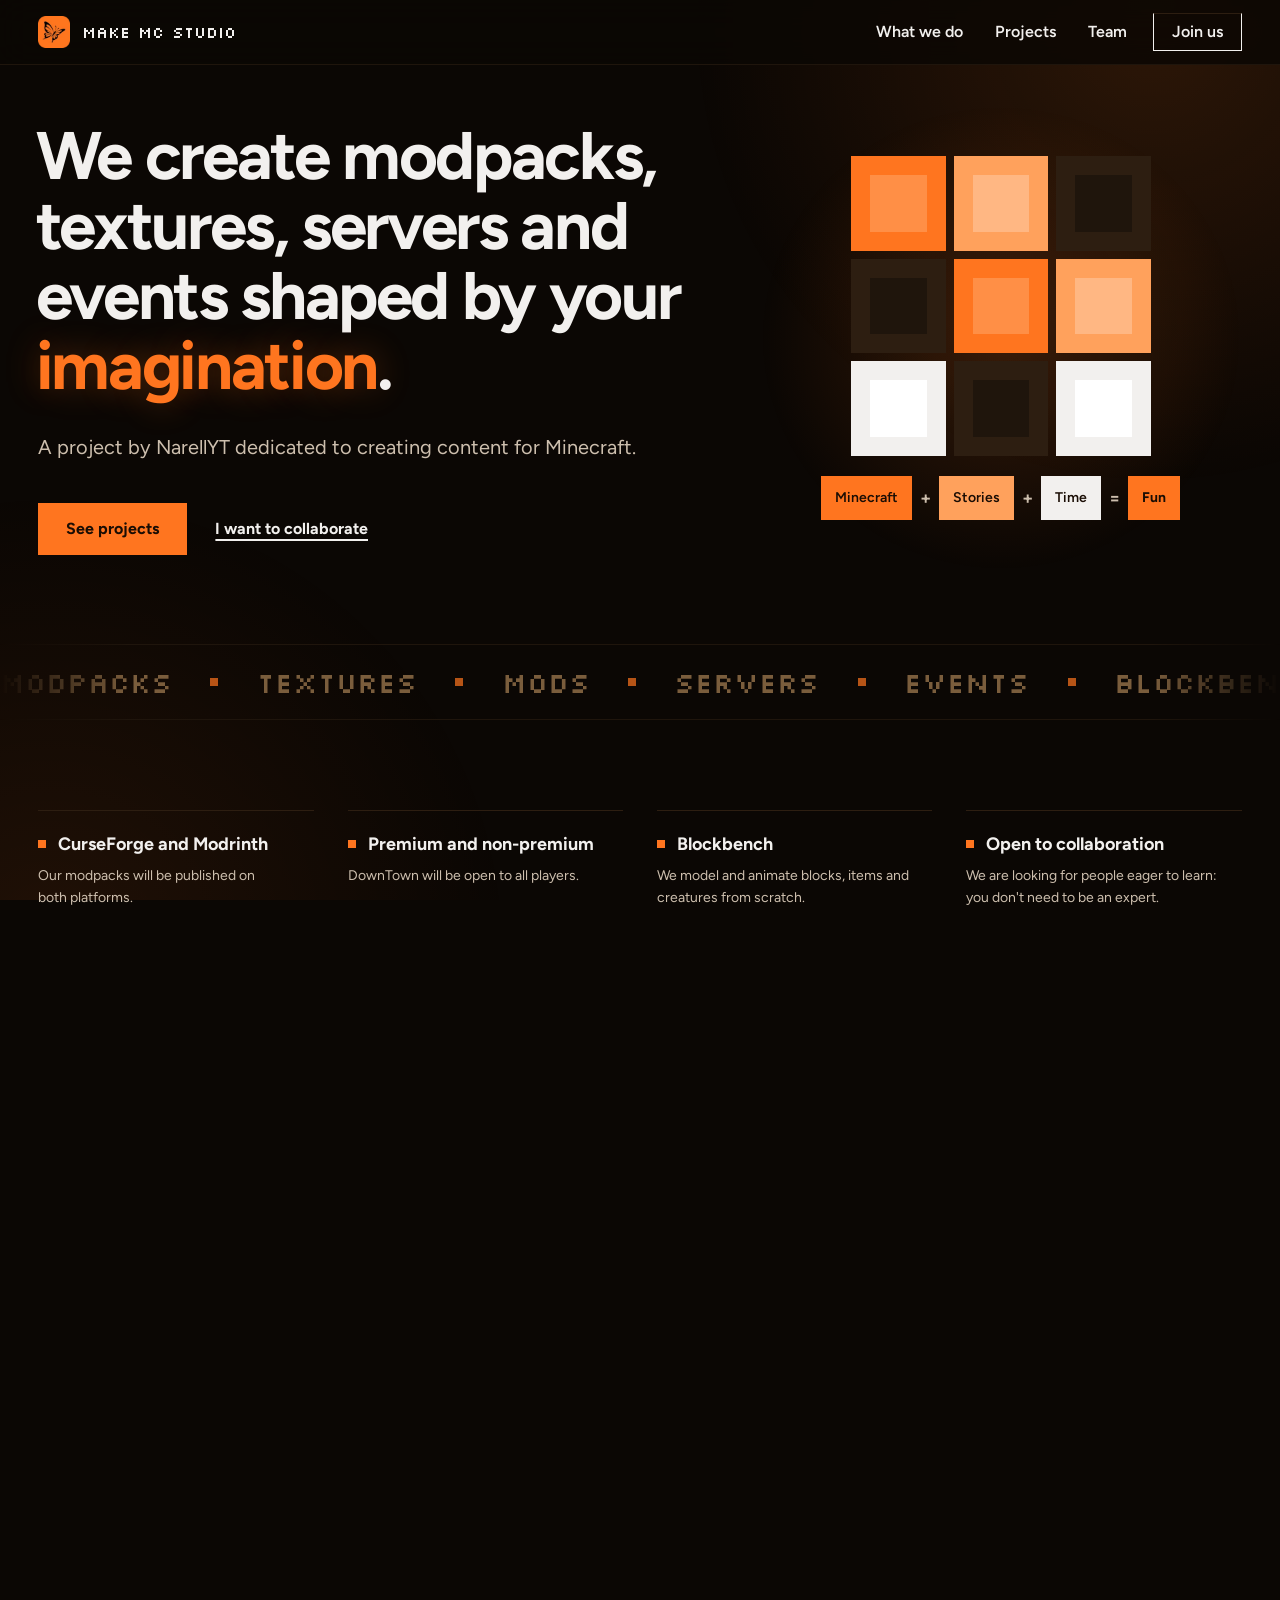
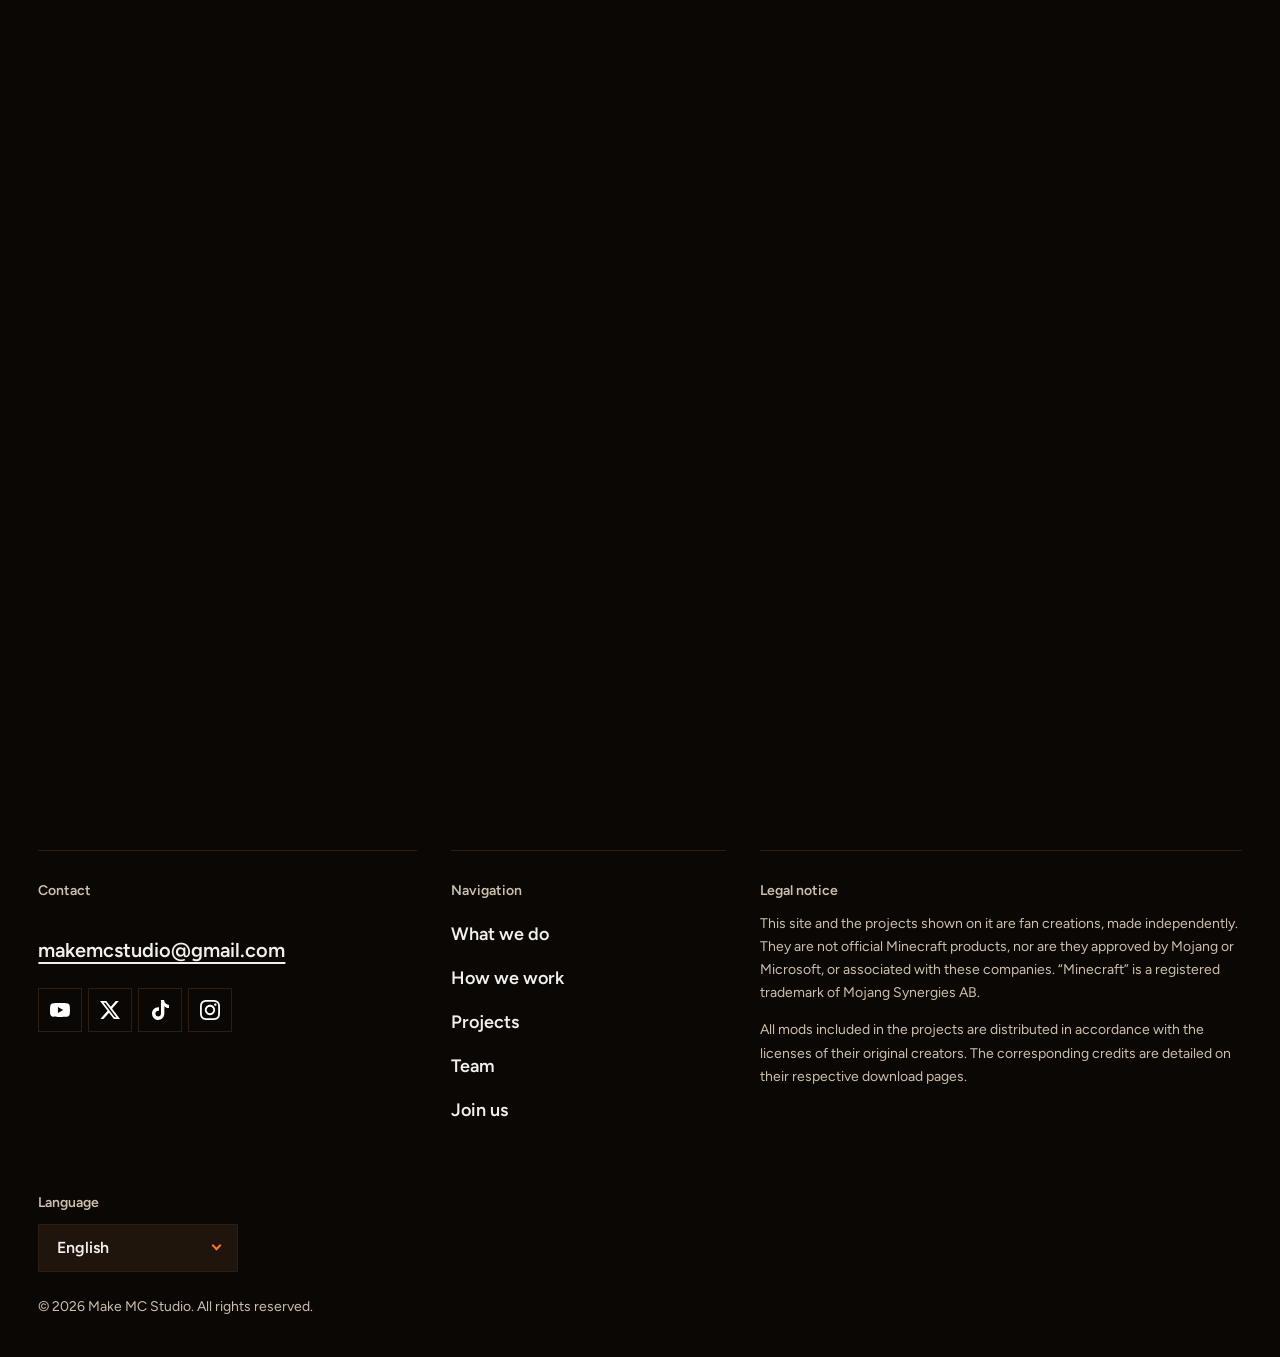
<file: index.html>
<!DOCTYPE html>
<html lang="es">
<head>
<meta charset="UTF-8">
<meta name="viewport" content="width=device-width, initial-scale=1, viewport-fit=cover">
<meta http-equiv="Content-Security-Policy" content="default-src 'none'; script-src 'self'; style-src 'self'; img-src 'self'; font-src 'self'; connect-src 'none'; frame-src 'none'; manifest-src 'self'; media-src 'none'; worker-src 'none'; base-uri 'none'; form-action 'none'; object-src 'none'; upgrade-insecure-requests">
<meta name="referrer" content="no-referrer">
<meta name="description" content="Make MC Studio: modpacks, texturas, mods, servidores y eventos de Minecraft creados por NarellYT. Descubre nuestros proyectos y cómo colaborar con el equipo." data-i18n-attr="content:desc">
<meta name="author" content="NarellYT">
<meta name="robots" content="index, follow, max-image-preview:large">
<meta name="application-name" content="Make MC Studio">
<meta name="theme-color" content="#0b0704">
<meta name="color-scheme" content="dark">
<link rel="canonical" href="https://makemcstudio.github.io/Make-MC-Studio-Home/">
<link rel="icon" type="image/png" sizes="32x32" href="favicon-32.png">
<link rel="icon" type="image/png" sizes="192x192" href="icon-192.png">
<link rel="apple-touch-icon" href="apple-touch-icon.png">
<link rel="manifest" href="manifest.webmanifest">

<meta property="og:type" content="website">
<meta property="og:site_name" content="Make MC Studio">
<meta property="og:locale" content="es_LA">
<meta property="og:url" content="https://makemcstudio.github.io/Make-MC-Studio-Home/">
<meta property="og:title" content="Make MC Studio · Modpacks, texturas y servidores de Minecraft">
<meta property="og:description" content="Modpacks, texturas, mods, servidores y eventos de Minecraft creados por NarellYT. Descubre nuestros proyectos y cómo colaborar con el equipo." data-i18n-attr="content:desc">
<meta property="og:image" content="https://makemcstudio.github.io/Make-MC-Studio-Home/og-image.png">
<meta property="og:image:width" content="1200">
<meta property="og:image:height" content="630">
<meta property="og:image:alt" content="Make MC Studio: modpacks, texturas, servidores y eventos de Minecraft">
<meta name="twitter:card" content="summary_large_image">
<meta name="twitter:title" content="Make MC Studio · Modpacks, texturas y servidores de Minecraft">
<meta name="twitter:description" content="Modpacks, texturas, mods, servidores y eventos de Minecraft creados por NarellYT." data-i18n-attr="content:desc_short">
<meta name="twitter:image" content="https://makemcstudio.github.io/Make-MC-Studio-Home/og-image.png">

<title data-i18n="title">Make MC Studio · Modpacks, texturas y servidores de Minecraft</title>

<script type="application/ld+json">
{
  "@context": "https://schema.org",
  "@graph": [
    {
      "@type": "Organization",
      "@id": "https://makemcstudio.github.io/Make-MC-Studio-Home/#org",
      "name": "Make MC Studio",
      "url": "https://makemcstudio.github.io/Make-MC-Studio-Home/",
      "logo": "https://makemcstudio.github.io/Make-MC-Studio-Home/logo.png",
      "description": "Modpacks, texturas, mods, servidores y eventos de Minecraft creados por NarellYT.",
      "email": "makemcstudio@gmail.com",
      "founder": {
        "@type": "Person",
        "name": "NarellYT"
      },
      "sameAs": [
        "https://www.youtube.com/@MakeMCStudio",
        "https://x.com/MakeMCStudio",
        "https://www.instagram.com/makemcstudio/",
        "https://www.tiktok.com/@makemcstudio"
      ]
    },
    {
      "@type": "WebSite",
      "@id": "https://makemcstudio.github.io/Make-MC-Studio-Home/#site",
      "url": "https://makemcstudio.github.io/Make-MC-Studio-Home/",
      "name": "Make MC Studio",
      "inLanguage": "es",
      "publisher": {
        "@id": "https://makemcstudio.github.io/Make-MC-Studio-Home/#org"
      }
    }
  ]
}
</script>

<script src="i18n.js?v=53"></script>
<script src="festive.js?v=53"></script>
<link rel="stylesheet" href="styles.css?v=53">
<link rel="stylesheet" href="festive.css?v=53">
<link rel="stylesheet" href="skins.css?v=53">
</head>
<body id="top">

<div class="ambient" aria-hidden="true"><canvas class="embers" id="embers"></canvas></div>

<svg class="sprite" aria-hidden="true" focusable="false">
<symbol id="i-flecha" viewBox="0 0 14 14"><path d="M7 2h2v1h-2zM8 3h2v1h-2zM9 4h2v1h-2zM10 5h2v1h-2zM0 6h13v1h-13zM0 7h13v1h-13zM10 8h2v1h-2zM9 9h2v1h-2zM8 10h2v1h-2zM7 11h2v1h-2z"/></symbol><symbol id="i-modpacks" viewBox="0 0 14 14"><path d="M1 3h12v1h-12zM1 4h1v1h-1zM12 4h1v1h-1zM1 5h1v1h-1zM6 5h2v1h-2zM12 5h1v1h-1zM1 6h12v1h-12zM1 7h1v1h-1zM6 7h2v1h-2zM12 7h1v1h-1zM1 8h1v1h-1zM6 8h2v1h-2zM12 8h1v1h-1zM1 9h1v1h-1zM12 9h1v1h-1zM1 10h1v1h-1zM12 10h1v1h-1zM1 11h12v1h-12z"/><path d="M2 4h10v1h-10zM2 5h4v1h-4zM8 5h4v1h-4zM2 7h4v1h-4zM8 7h4v1h-4zM2 8h4v1h-4zM8 8h4v1h-4zM2 9h10v1h-10zM2 10h10v1h-10z" fill-opacity="0.55"/></symbol><symbol id="i-texturas" viewBox="0 0 14 14"><path d="M2 2h10v1h-10zM2 3h10v1h-10zM2 4h10v1h-10zM10 5h1v1h-1zM3 6h1v1h-1zM6 7h1v1h-1zM9 8h1v1h-1zM2 9h1v1h-1zM5 10h1v1h-1zM8 11h1v1h-1z"/><path d="M3 5h1v1h-1zM5 5h1v1h-1zM7 5h1v1h-1zM9 5h1v1h-1zM11 5h1v1h-1zM2 6h1v1h-1zM4 6h1v1h-1zM6 6h1v1h-1zM8 6h1v1h-1zM10 6h1v1h-1zM3 7h1v1h-1zM5 7h1v1h-1zM7 7h1v1h-1zM9 7h1v1h-1zM11 7h1v1h-1zM2 8h1v1h-1zM4 8h1v1h-1zM6 8h1v1h-1zM8 8h1v1h-1zM10 8h1v1h-1zM3 9h1v1h-1zM5 9h1v1h-1zM7 9h1v1h-1zM9 9h1v1h-1zM11 9h1v1h-1zM2 10h1v1h-1zM4 10h1v1h-1zM6 10h1v1h-1zM8 10h1v1h-1zM10 10h1v1h-1zM3 11h1v1h-1zM5 11h1v1h-1zM7 11h1v1h-1zM9 11h1v1h-1zM11 11h1v1h-1z" fill-opacity="0.55"/><path d="M2 5h1v1h-1zM4 5h1v1h-1zM6 5h1v1h-1zM8 5h1v1h-1zM5 6h1v1h-1zM7 6h1v1h-1zM9 6h1v1h-1zM11 6h1v1h-1zM2 7h1v1h-1zM4 7h1v1h-1zM8 7h1v1h-1zM10 7h1v1h-1zM3 8h1v1h-1zM5 8h1v1h-1zM7 8h1v1h-1zM11 8h1v1h-1zM4 9h1v1h-1zM6 9h1v1h-1zM8 9h1v1h-1zM10 9h1v1h-1zM3 10h1v1h-1zM7 10h1v1h-1zM9 10h1v1h-1zM11 10h1v1h-1zM2 11h1v1h-1zM4 11h1v1h-1zM6 11h1v1h-1zM10 11h1v1h-1z" fill-opacity="0.3"/></symbol><symbol id="i-mods" viewBox="0 0 14 14"><path d="M8 4h1v1h-1zM3 5h1v1h-1zM8 5h1v1h-1zM10 5h1v1h-1zM2 6h1v1h-1zM7 6h1v1h-1zM11 6h1v1h-1zM1 7h1v1h-1zM7 7h1v1h-1zM12 7h1v1h-1zM0 8h1v1h-1zM6 8h1v1h-1zM13 8h1v1h-1zM1 9h1v1h-1zM6 9h1v1h-1zM12 9h1v1h-1zM2 10h1v1h-1zM5 10h1v1h-1zM11 10h1v1h-1zM3 11h1v1h-1zM5 11h1v1h-1zM10 11h1v1h-1z"/></symbol><symbol id="i-blockbench" viewBox="0 0 14 14"><path d="M6 0h2v1h-2zM4 1h6v1h-6zM2 2h10v1h-10zM0 3h14v1h-14zM2 4h10v1h-10zM4 5h6v1h-6zM6 6h2v1h-2z"/><path d="M0 4h2v1h-2zM0 5h4v1h-4zM0 6h6v1h-6zM0 7h7v1h-7zM0 8h7v1h-7zM0 9h7v1h-7zM0 10h7v1h-7zM2 11h5v1h-5zM4 12h3v1h-3zM6 13h1v1h-1z" fill-opacity="0.55"/><path d="M12 4h2v1h-2zM10 5h4v1h-4zM8 6h6v1h-6zM7 7h7v1h-7zM7 8h7v1h-7zM7 9h7v1h-7zM7 10h7v1h-7zM7 11h5v1h-5zM7 12h3v1h-3zM7 13h1v1h-1z" fill-opacity="0.3"/></symbol><symbol id="i-servidores" viewBox="0 0 14 14"><path d="M1 1h12v1h-12zM1 2h1v1h-1zM12 2h1v1h-1zM1 3h1v1h-1zM3 3h2v1h-2zM8 3h3v1h-3zM12 3h1v1h-1zM1 4h1v1h-1zM12 4h1v1h-1zM1 5h12v1h-12zM1 7h12v1h-12zM1 8h1v1h-1zM12 8h1v1h-1zM1 9h1v1h-1zM3 9h2v1h-2zM8 9h3v1h-3zM12 9h1v1h-1zM1 10h1v1h-1zM12 10h1v1h-1zM1 11h12v1h-12zM5 12h4v1h-4z"/><path d="M2 2h10v1h-10zM2 3h1v1h-1zM5 3h3v1h-3zM11 3h1v1h-1zM2 4h10v1h-10zM2 8h10v1h-10zM2 9h1v1h-1zM5 9h3v1h-3zM11 9h1v1h-1zM2 10h10v1h-10z" fill-opacity="0.55"/></symbol><symbol id="i-eventos" viewBox="0 0 14 14"><path d="M3 0h1v1h-1zM10 0h1v1h-1zM3 1h1v1h-1zM10 1h1v1h-1zM1 2h12v1h-12zM1 3h12v1h-12zM1 4h12v1h-12zM1 5h12v1h-12zM1 6h1v1h-1zM12 6h1v1h-1zM1 7h1v1h-1zM12 7h1v1h-1zM1 8h1v1h-1zM12 8h1v1h-1zM1 9h1v1h-1zM9 9h2v1h-2zM12 9h1v1h-1zM1 10h1v1h-1zM9 10h2v1h-2zM12 10h1v1h-1zM1 11h1v1h-1zM12 11h1v1h-1zM1 12h12v1h-12z"/><path d="M3 7h1v1h-1zM5 7h1v1h-1zM7 7h1v1h-1zM9 7h1v1h-1zM3 9h1v1h-1zM5 9h1v1h-1zM7 9h1v1h-1zM3 11h1v1h-1zM5 11h1v1h-1zM7 11h1v1h-1z" fill-opacity="0.55"/><path d="M2 6h10v1h-10zM2 7h1v1h-1zM4 7h1v1h-1zM6 7h1v1h-1zM8 7h1v1h-1zM10 7h2v1h-2zM2 8h10v1h-10zM2 9h1v1h-1zM4 9h1v1h-1zM6 9h1v1h-1zM8 9h1v1h-1zM11 9h1v1h-1zM2 10h7v1h-7zM11 10h1v1h-1zM2 11h1v1h-1zM4 11h1v1h-1zM6 11h1v1h-1zM8 11h4v1h-4z" fill-opacity="0.3"/></symbol><symbol id="i-creadores" viewBox="0 0 14 14"><path d="M2 2h4v1h-4zM2 3h4v1h-4zM2 4h4v1h-4zM2 5h4v1h-4zM2 7h4v1h-4zM1 8h6v1h-6zM1 9h6v1h-6zM1 10h7v1h-7zM1 11h7v1h-7zM1 12h7v1h-7z"/><path d="M8 3h4v1h-4zM8 4h4v1h-4zM8 5h4v1h-4zM8 6h4v1h-4zM8 8h4v1h-4zM8 9h5v1h-5zM8 10h5v1h-5zM8 11h5v1h-5zM8 12h5v1h-5z" fill-opacity="0.55"/></symbol><symbol id="i-traileres" viewBox="0 0 14 14"><path d="M0 2h14v1h-14zM0 3h1v1h-1zM5 3h1v1h-1zM13 3h1v1h-1zM0 4h1v1h-1zM5 4h2v1h-2zM13 4h1v1h-1zM0 5h1v1h-1zM5 5h3v1h-3zM13 5h1v1h-1zM0 6h1v1h-1zM5 6h4v1h-4zM13 6h1v1h-1zM0 7h1v1h-1zM5 7h4v1h-4zM13 7h1v1h-1zM0 8h1v1h-1zM5 8h3v1h-3zM13 8h1v1h-1zM0 9h1v1h-1zM5 9h2v1h-2zM13 9h1v1h-1zM0 10h1v1h-1zM5 10h1v1h-1zM13 10h1v1h-1zM0 11h14v1h-14z"/><path d="M1 3h4v1h-4zM6 3h7v1h-7zM1 4h4v1h-4zM7 4h6v1h-6zM1 5h4v1h-4zM8 5h5v1h-5zM1 6h4v1h-4zM9 6h4v1h-4zM1 7h4v1h-4zM9 7h4v1h-4zM1 8h4v1h-4zM8 8h5v1h-5zM1 9h4v1h-4zM7 9h6v1h-6zM1 10h4v1h-4zM6 10h7v1h-7z" fill-opacity="0.3"/></symbol><symbol id="i-encargos" viewBox="0 0 14 14"><path d="M4 0h6v1h-6zM4 1h1v1h-1zM9 1h1v1h-1zM1 2h12v1h-12zM1 3h1v1h-1zM4 3h6v1h-6zM12 3h1v1h-1zM1 4h1v1h-1zM12 4h1v1h-1zM1 5h1v1h-1zM9 5h1v1h-1zM12 5h1v1h-1zM1 6h1v1h-1zM8 6h1v1h-1zM12 6h1v1h-1zM1 7h1v1h-1zM3 7h1v1h-1zM7 7h1v1h-1zM12 7h1v1h-1zM1 8h1v1h-1zM4 8h1v1h-1zM6 8h1v1h-1zM12 8h1v1h-1zM1 9h1v1h-1zM5 9h1v1h-1zM12 9h1v1h-1zM1 10h1v1h-1zM12 10h1v1h-1zM1 11h1v1h-1zM12 11h1v1h-1zM1 12h1v1h-1zM12 12h1v1h-1zM1 13h12v1h-12z"/><path d="M3 11h8v1h-8z" fill-opacity="0.55"/><path d="M5 1h4v1h-4zM2 3h2v1h-2zM10 3h2v1h-2zM2 4h10v1h-10zM2 5h7v1h-7zM10 5h2v1h-2zM2 6h6v1h-6zM9 6h3v1h-3zM2 7h1v1h-1zM4 7h3v1h-3zM8 7h4v1h-4zM2 8h2v1h-2zM5 8h1v1h-1zM7 8h5v1h-5zM2 9h3v1h-3zM6 9h6v1h-6zM2 10h10v1h-10zM2 11h1v1h-1zM11 11h1v1h-1zM2 12h10v1h-10z" fill-opacity="0.3"/></symbol>
</svg>

<a class="skip-link" href="#contenido" data-i18n="skip">Saltar al contenido</a>
<div class="progress" aria-hidden="true"></div>

<header class="site-header">
  <div class="wrap header-inner">
    <a href="#top" class="brand" aria-label="Make MC Studio, ir al inicio" data-i18n-attr="aria-label:brand_aria">
      <img class="brand-logo" src="logo-96.webp" alt="" width="32" height="32">
      <span class="brand-name">Make MC Studio</span>
    </a>
    <button class="nav-toggle" id="navToggle" type="button" aria-expanded="false" aria-controls="siteNav" aria-label="Abrir menú" data-i18n-attr="aria-label:menu_open">
      <span class="nav-toggle-bar"></span><span class="nav-toggle-bar"></span><span class="nav-toggle-bar"></span>
    </button>
    <nav class="site-nav" id="siteNav" aria-label="Navegación principal" data-i18n-attr="aria-label:nav_aria">
      <a href="#hacemos" data-i18n="nav_what">Qué hacemos</a>
      <a href="#proyectos" data-i18n="nav_projects">Proyectos</a>
      <a href="#equipo" data-i18n="nav_team">Equipo</a>
      <a href="#colabora" data-i18n="nav_collab">Colabora</a>
    </nav>
  </div>
</header>

<main id="contenido" tabindex="-1">

  <section class="hero wrap" aria-label="Presentación" data-i18n-attr="aria-label:hero_aria">
    <div class="board hero-board">
      <div class="blk t-name">
        <h1 data-i18n="h1" data-rich="em">Creamos modpacks, texturas, servidores y eventos según tu <em>imaginación</em>.</h1>
        <p class="lead" data-i18n="lead">Un proyecto de NarellYT dedicado a crear contenido para Minecraft.</p>
        <div class="actions">
          <a href="#proyectos" class="btn" data-i18n="btn_projects">Ver proyectos</a>
          <a href="#colabora" class="btn btn-link" data-i18n="btn_collab">Quiero colaborar</a>
        </div>
      </div>

      <div class="blk t-craft">
        <div class="craft-grid" id="craftGrid" aria-hidden="true">
          <span class="cell" data-g="a"></span><span class="cell" data-g="b"></span><span class="cell"></span>
          <span class="cell"></span><span class="cell" data-g="a"></span><span class="cell" data-g="b"></span>
          <span class="cell" data-g="c"></span><span class="cell"></span><span class="cell" data-g="c"></span>
        </div>
        <div class="recipe-line" role="group" aria-label="Minecraft + Historias + Tiempo = Diversión" data-i18n-attr="aria-label:recipe_aria">
          <button class="chip" type="button" data-g="a" aria-pressed="true">Minecraft</button>
          <span class="op" aria-hidden="true">+</span>
          <button class="chip" type="button" data-g="b" aria-pressed="true" data-i18n="chip_stories">Historias</button>
          <span class="op" aria-hidden="true">+</span>
          <button class="chip" type="button" data-g="c" aria-pressed="true" data-i18n="chip_time">Tiempo</button>
          <span class="recipe-end">
            <span class="op" aria-hidden="true">=</span>
            <span class="chip-result lit" id="craftResult" data-i18n="chip_fun">Diversión</span>
          </span>
        </div>
      </div>
    </div>
  </section>

  <div class="ticker" aria-hidden="true">
    <div class="ticker-track"><div class="ticker-set"><span>Modpacks</span><span data-i18n="w_textures">Texturas</span><span>Mods</span><span data-i18n="w_servers">Servidores</span><span data-i18n="w_events">Eventos</span><span>Blockbench</span></div><div class="ticker-set"><span>Modpacks</span><span data-i18n="w_textures">Texturas</span><span>Mods</span><span data-i18n="w_servers">Servidores</span><span data-i18n="w_events">Eventos</span><span>Blockbench</span></div></div>
  </div>

  <section class="wrap sec-tight" aria-label="Datos clave" data-i18n-attr="aria-label:facts_aria">
    <ul class="facts">
      <li class="fact rv"><strong data-i18n="fact1_t">CurseForge y Modrinth</strong><span data-i18n="fact1_d">Nuestros modpacks se publicarán en ambas plataformas.</span></li>
      <li class="fact rv"><strong data-i18n="fact2_t">Premium y no premium</strong><span data-i18n="fact2_d">DownTown estará abierto para todos los jugadores.</span></li>
      <li class="fact rv"><strong>Blockbench</strong><span data-i18n="fact3_d">Modelamos y animamos bloques, ítems y criaturas desde cero.</span></li>
      <li class="fact rv"><strong data-i18n="fact4_t">Abierto a colaborar</strong><span data-i18n="fact4_d">Buscamos gente con ganas de aprender: no hace falta ser experto.</span></li>
    </ul>
  </section>

  <section class="wrap sec" aria-label="Sobre el estudio" data-i18n-attr="aria-label:about_aria">
    <div class="manifesto rv">
      <p data-i18n="manifesto" data-rich="span"><span>Trabajamos con el apoyo de un grupo de amigos y con la ayuda de creadores externos, sobre todo en las texturas.</span> Nos centramos en crear experiencias de aventura, tecnología, magia y rol: todo lo que permitan tu imaginación y nuestro tiempo. Echa un vistazo a lo que estamos preparando y, si quieres crear con nosotros, ¡no dudes en ponerte en contacto!</p>
    </div>
  </section>

  <section class="wrap sec" id="hacemos">
    <div class="sec-head rv">
      <h2 data-i18n="nav_what">Qué hacemos</h2>
      <p data-i18n="cards_intro">Es mucho más que modpacks. Esto es lo que hacemos para que cada proyecto sea cómodo de jugar y divertido.</p>
    </div>
    <ul class="cards">
      <li class="card rv">
        <svg class="ico" aria-hidden="true" focusable="false"><use href="#i-modpacks"/></svg>
        <h3>Modpacks</h3>
        <p data-i18n="c1_d">Reunimos mods, ajustamos su configuración y los probamos para que el modpack se juegue sin problemas, ya sea de supervivencia, aventura o magia.</p>
      </li>
      <li class="card rv">
        <svg class="ico" aria-hidden="true" focusable="false"><use href="#i-texturas"/></svg>
        <h3 data-i18n="c2_t">Paquetes de texturas</h3>
        <p data-i18n="c2_d">Diseñamos paquetes de texturas que cambian el aspecto de los bloques, los ítems y los menús del juego, o que retocan detalles como la pantalla de carga. Contamos con la ayuda de creadores externos para las texturas.</p>
      </li>
      <li class="card rv">
        <svg class="ico" aria-hidden="true" focusable="false"><use href="#i-mods"/></svg>
        <h3 data-i18n="c3_t">Mods y datapacks</h3>
        <p data-i18n="c3_d">Creamos mods y datapacks propios para añadir mecánicas o contenido cuando ningún mod existente hace lo que un proyecto necesita.</p>
      </li>
      <li class="card rv">
        <svg class="ico" aria-hidden="true" focusable="false"><use href="#i-blockbench"/></svg>
        <h3 data-i18n="c4_t">Modelado con Blockbench</h3>
        <p data-i18n="c4_d">Cuando un proyecto necesita algo desde cero, modelamos y animamos bloques, ítems y criaturas con Blockbench.</p>
      </li>
      <li class="card rv">
        <svg class="ico" aria-hidden="true" focusable="false"><use href="#i-servidores"/></svg>
        <h3 data-i18n="w_servers">Servidores</h3>
        <p data-i18n="c5_d">Montamos y configuramos servidores, incluidos los de roleplay, para que cada comunidad tenga un lugar estable donde jugar.</p>
      </li>
      <li class="card rv">
        <svg class="ico" aria-hidden="true" focusable="false"><use href="#i-eventos"/></svg>
        <h3 data-i18n="w_events">Eventos</h3>
        <p data-i18n="c6_d">Organizamos eventos dentro de Minecraft, abiertos a todos, para jugar, compartir y divertirnos juntos.</p>
      </li>
      <li class="card rv">
        <svg class="ico" aria-hidden="true" focusable="false"><use href="#i-creadores"/></svg>
        <h3 data-i18n="c7_t">Creadores externos</h3>
        <p data-i18n="c7_d">Colaboramos con creadores y artistas externos que nos ayudan, sobre todo con las texturas, para que cada proyecto tenga un mejor acabado.</p>
      </li>
      <li class="card rv">
        <svg class="ico" aria-hidden="true" focusable="false"><use href="#i-traileres"/></svg>
        <h3 data-i18n="c8_t">Tráileres y contenido</h3>
        <p data-i18n="c8_d">Preparamos capturas, tráileres y contenido para presentar cada proyecto en nuestras redes.</p>
      </li>
      <li class="card rv">
        <svg class="ico" aria-hidden="true" focusable="false"><use href="#i-encargos"/></svg>
        <h3 data-i18n="c9_t">Encargos a medida</h3>
        <p data-i18n="c9_d">¿Tienes un servidor o una comunidad? Diseñamos un modpack pensado solo para ti.</p>
      </li>
    </ul>
  </section>

  <section class="wrap sec" id="proceso">
    <div class="sec-head rv">
      <h2 data-i18n="nav_process">Cómo trabajamos</h2>
      <p data-i18n="proc_intro">Cada proyecto sigue el mismo camino, de la idea a las manos de quien lo juega.</p>
    </div>
    <ol class="steps">
      <li class="step rv"><span class="step-n">01</span><h3 data-i18n="s1_t">Idea</h3><p data-i18n="s1_d">Partimos de una idea nuestra o de lo que la comunidad nos pide y nos sugiere.</p></li>
      <li class="step rv"><span class="step-n">02</span><h3 data-i18n="s2_t">Creación</h3><p data-i18n="s2_d">Reunimos mods y, cuando hace falta, creamos texturas, modelos y mods propios.</p></li>
      <li class="step rv"><span class="step-n">03</span><h3 data-i18n="s3_t">Pruebas</h3><p data-i18n="s3_d">Ajustamos la configuración y probamos el proyecto para que se juegue sin problemas.</p></li>
      <li class="step rv"><span class="step-n">04</span><h3 data-i18n="s4_t">Publicación</h3><p data-i18n="s4_d">Lo publicamos en CurseForge y Modrinth y lo presentamos con capturas y tráileres.</p></li>
    </ol>
  </section>

  <section class="wrap sec" id="proyectos">
    <div class="sec-head rv">
      <h2 data-i18n="nav_projects">Proyectos</h2>
      <p data-i18n="proj_intro">Este es el proyecto en el que estamos trabajando ahora. Cuando esté listo, aquí encontrarás toda la información para unirte.</p>
    </div>
    <figure class="panel t-art rv rv-soft">
      <svg class="skyline" viewBox="0 0 160 90" preserveAspectRatio="xMidYMax slice" shape-rendering="crispEdges" role="img" aria-label="Ilustración de una ciudad de noche con ventanas iluminadas" data-i18n-attr="aria-label:sky_aria"><path class="sk-star" d="M73 28h1v1h-1zM92 19h1v1h-1zM146 10h1v1h-1zM36 22h1v1h-1zM118 16h1v1h-1zM8 34h1v1h-1zM70 17h1v1h-1zM38 35h1v1h-1zM14 30h1v1h-1zM31 24h1v1h-1zM29 30h1v1h-1zM139 30h1v1h-1zM96 12h1v1h-1zM52 16h1v1h-1zM123 18h1v1h-1zM47 32h1v1h-1zM4 34h1v1h-1zM122 27h1v1h-1zM11 15h1v1h-1zM59 18h1v1h-1zM90 27h1v1h-1zM135 26h1v1h-1zM42 22h1v1h-1zM59 12h1v1h-1zM107 33h1v1h-1zM101 14h1v1h-1z"/><path class="sk-moon" d="M129 12h4v1h-4zM127 13h8v1h-8zM126 14h10v4h-10zM127 18h8v1h-8zM129 19h4v1h-4z"/><path class="sk-crater" d="M129 15h2v2h-2zM132 17h2v1h-2z"/><g class="sk-cloud sk-cloud-a"><path d="M10 20h16v3h-16zM14 17h10v3h-10zM8 23h22v2h-22z"/></g><g class="sk-cloud sk-cloud-b"><path d="M80 30h14v3h-14zM84 27h8v3h-8zM78 33h20v2h-20z"/></g><path class="sk-back" d="M0 35h12v43h-12zM13 36h12v42h-12zM27 47h10v31h-10zM39 32h12v46h-12zM53 47h15v31h-15zM68 43h12v35h-12zM80 35h9v43h-9zM91 51h14v27h-14zM107 38h12v40h-12zM121 33h14v45h-14zM137 33h10v45h-10zM147 36h15v42h-15z"/><path class="sk-front" d="M3 46h14v32h-14zM5 43h10v3h-10zM21 22h18v56h-18zM40 19h14v59h-14zM57 24h18v54h-18zM59 21h14v3h-14zM79 37h18v41h-18zM99 47h14v31h-14zM115 26h18v52h-18zM117 23h14v3h-14zM135 17h14v61h-14zM153 46h18v32h-18z"/><path class="sk-dim" d="M10 50h2v3h-2zM10 56h2v3h-2zM6 62h2v3h-2zM10 62h2v3h-2zM6 68h2v3h-2zM10 68h2v3h-2zM24 26h2v3h-2zM28 26h2v3h-2zM32 26h2v3h-2zM28 32h2v3h-2zM24 38h2v3h-2zM24 44h2v3h-2zM28 44h2v3h-2zM24 50h2v3h-2zM32 50h2v3h-2zM28 56h2v3h-2zM32 62h2v3h-2zM24 68h2v3h-2zM32 68h2v3h-2zM47 29h2v3h-2zM43 41h2v3h-2zM43 47h2v3h-2zM47 47h2v3h-2zM43 59h2v3h-2zM47 59h2v3h-2zM43 65h2v3h-2zM64 28h2v3h-2zM68 34h2v3h-2zM60 40h2v3h-2zM64 40h2v3h-2zM64 46h2v3h-2zM64 52h2v3h-2zM60 58h2v3h-2zM64 58h2v3h-2zM68 58h2v3h-2zM64 64h2v3h-2zM60 70h2v3h-2zM68 70h2v3h-2zM82 41h2v3h-2zM90 41h2v3h-2zM82 47h2v3h-2zM86 47h2v3h-2zM82 53h2v3h-2zM90 53h2v3h-2zM90 59h2v3h-2zM90 65h2v3h-2zM82 71h2v3h-2zM86 71h2v3h-2zM90 71h2v3h-2zM106 51h2v3h-2zM102 63h2v3h-2zM118 30h2v3h-2zM122 36h2v3h-2zM126 36h2v3h-2zM122 48h2v3h-2zM126 48h2v3h-2zM122 54h2v3h-2zM126 54h2v3h-2zM118 60h2v3h-2zM122 60h2v3h-2zM126 60h2v3h-2zM118 66h2v3h-2zM126 66h2v3h-2zM138 21h2v3h-2zM142 21h2v3h-2zM138 27h2v3h-2zM138 33h2v3h-2zM138 39h2v3h-2zM138 45h2v3h-2zM138 51h2v3h-2zM138 57h2v3h-2zM142 57h2v3h-2zM138 69h2v3h-2zM156 50h2v3h-2zM160 56h2v3h-2zM156 62h2v3h-2zM164 62h2v3h-2zM156 68h2v3h-2z"/><path class="sk-win" d="M6 50h2v3h-2zM24 32h2v3h-2zM32 38h2v3h-2zM32 44h2v3h-2zM24 56h2v3h-2zM24 62h2v3h-2zM28 62h2v3h-2zM28 68h2v3h-2zM43 53h2v3h-2zM47 65h2v3h-2zM43 71h2v3h-2zM68 28h2v3h-2zM68 40h2v3h-2zM60 46h2v3h-2zM68 46h2v3h-2zM60 64h2v3h-2zM90 47h2v3h-2zM82 59h2v3h-2zM82 65h2v3h-2zM102 51h2v3h-2zM106 57h2v3h-2zM106 63h2v3h-2zM106 69h2v3h-2zM122 42h2v3h-2zM118 48h2v3h-2zM122 66h2v3h-2zM142 27h2v3h-2zM142 33h2v3h-2zM138 63h2v3h-2zM142 69h2v3h-2zM160 50h2v3h-2zM156 56h2v3h-2z"/><path class="sk-win sk-win-1" d="M28 50h2v3h-2zM43 35h2v3h-2zM47 35h2v3h-2zM47 53h2v3h-2zM60 34h2v3h-2zM68 52h2v3h-2zM86 41h2v3h-2zM86 53h2v3h-2zM86 65h2v3h-2zM118 36h2v3h-2zM142 39h2v3h-2zM142 45h2v3h-2zM142 51h2v3h-2zM164 50h2v3h-2z"/><path class="sk-win sk-win-2" d="M6 56h2v3h-2zM32 32h2v3h-2zM43 23h2v3h-2zM47 23h2v3h-2zM47 71h2v3h-2zM60 28h2v3h-2zM64 34h2v3h-2zM86 59h2v3h-2zM102 69h2v3h-2zM118 42h2v3h-2zM142 63h2v3h-2zM164 56h2v3h-2z"/><path class="sk-win sk-win-3" d="M32 56h2v3h-2zM43 29h2v3h-2zM60 52h2v3h-2zM68 64h2v3h-2zM102 57h2v3h-2zM126 42h2v3h-2zM118 54h2v3h-2z"/><path class="sk-win sk-win-4" d="M28 38h2v3h-2zM47 41h2v3h-2zM64 70h2v3h-2zM122 30h2v3h-2zM126 30h2v3h-2zM160 62h2v3h-2zM160 68h2v3h-2zM164 68h2v3h-2z"/><path class="sk-road" d="M0 78h160v12h-160z"/><path class="sk-lamp" d="M14 66h1v12h-1zM12 65h5v1h-5zM52 66h1v12h-1zM50 65h5v1h-5zM90 66h1v12h-1zM88 65h5v1h-5zM128 66h1v12h-1zM126 65h5v1h-5z"/><path class="sk-dash" d="M4 85h8v1h-8zM24 85h8v1h-8zM44 85h8v1h-8zM64 85h8v1h-8zM84 85h8v1h-8zM104 85h8v1h-8zM124 85h8v1h-8zM144 85h8v1h-8z"/><g class="sk-car sk-car-a"><path class="sk-body" d="M0 80h7v2h-7zM1 78h5v2h-5z"/><path class="sk-beam" d="M7 81h3v1h-3z"/><path class="sk-tail" d="M-1 81h1v1h-1z"/></g><g class="sk-car sk-car-b"><path class="sk-body" d="M0 83h7v2h-7zM1 81h5v2h-5z"/><path class="sk-beam" d="M-3 84h3v1h-3z"/><path class="sk-tail" d="M7 84h1v1h-1z"/></g><path class="sk-shoot" d="M4 0h2v1h-2zM2 1h2v1h-2zM0 2h2v1h-2z"/></svg>
    </figure>
    <article class="proj blk rv">
      <div class="proj-main">
        <h3 class="proj-name">DownTown</h3>
        <div class="tags"><span class="tag" data-i18n="proj_tag1">Servidor roleplay</span><span class="tag tag-live" data-i18n="proj_tag2">Próximamente</span></div>
      </div>
      <p data-i18n="proj_d">Un servidor roleplay de Minecraft en el que podrás vivir tu propia historia. Estará abierto para todos los jugadores, tanto premium como no premium.</p>
    </article>
  </section>

  <section class="wrap sec" id="equipo">
    <div class="board team-board">
      <div class="blk t-title rv">
        <h2 data-i18n="team_h2">El equipo detrás de los proyectos</h2>
      </div>
      <figure class="panel t-photo rv rv-soft">
        <img src="Creador-de-Make-MC-Studio.webp" alt="Foto del creador de Make MC Studio" data-i18n-attr="alt:team_photo_alt" width="500" height="500" loading="lazy" decoding="async">
        <figcaption class="t-who">
          <span class="who-name">NarellYT</span>
          <span class="muted" data-i18n="team_role">Creador de Make MC Studio</span>
        </figcaption>
      </figure>
      <div class="blk t-bio rv">
        <p data-i18n="bio1">¡Hola a todos! Soy el creador de Make MC Studio. Llevo ya un buen tiempo sumergido en el mundo de la creación y personalización de modpacks para Minecraft. Todo esto empezó por mi propio amor al juego modificado; me apasiona alterar la experiencia base, experimentar y dar vida a ideas nuevas dentro del juego.</p>
        <p data-i18n="bio2">No me limito a un solo género de juego: me encanta todo lo que tenga que ver con Minecraft y sus mods. Mi objetivo principal es conectar con la comunidad, hablar con ustedes, saber qué les gusta y diseñar proyectos basados en lo que me piden o me sugieren.</p>
        <p data-i18n="bio3">Mis modpacks se publicarán en CurseForge y Modrinth, y cuando hace falta diseñar algo desde cero, uso Blockbench para el modelado. Aunque ahora mismo trabajo en solitario y sigo aprendiendo a dominar las herramientas, estoy totalmente abierto a colaborar con más personas para crear proyectos juntos, compartir ideas y ayudarnos mutuamente, o para trabajar en encargos específicos más adelante.</p>
      </div>
    </div>

    <p class="team-intro rv" data-i18n="team_intro">Estas son las personas que me apoyan y están conmigo en este proyecto.</p>

    <div class="members">
      <article class="member rv">
        <div class="pic"><img class="photo" src="amigo-mauricio.webp" alt="Foto de Mauricio" data-i18n-attr="alt:photo_of" data-name="Mauricio" width="640" height="640" loading="lazy" decoding="async"></div>
        <div class="member-strip">
          <h3>Mauricio</h3>
          <div class="socials">
            <a class="social-icon" href="https://www.instagram.com/mauricio_salazar1702/" target="_blank" rel="noopener noreferrer" aria-label="Instagram de Mauricio" data-i18n-attr="aria-label:soc_instagram" data-name="Mauricio"><img src="instagram.svg" alt="" width="20" height="20"></a>
            <a class="social-icon" href="https://www.youtube.com/@mauriciojuega-clip" target="_blank" rel="noopener noreferrer" aria-label="YouTube de Mauricio" data-i18n-attr="aria-label:soc_youtube" data-name="Mauricio"><img src="youtube.svg" alt="" width="20" height="20"></a>
          </div>
        </div>
      </article>
      <article class="member rv">
        <div class="pic"><img class="photo" src="amigo-rodtrix.webp" alt="Foto de Rodtrix" data-i18n-attr="alt:photo_of" data-name="Rodtrix" width="640" height="596" loading="lazy" decoding="async"></div>
        <div class="member-strip">
          <h3>Rodtrix</h3>
          <div class="socials">
            <a class="social-icon" href="https://www.tiktok.com/@rodtix_13" target="_blank" rel="noopener noreferrer" aria-label="TikTok de Rodtrix" data-i18n-attr="aria-label:soc_tiktok" data-name="Rodtrix"><img src="tiktok.svg" alt="" width="20" height="20"></a>
            <a class="social-icon" href="https://www.instagram.com/rodtix_13/" target="_blank" rel="noopener noreferrer" aria-label="Instagram de Rodtrix" data-i18n-attr="aria-label:soc_instagram" data-name="Rodtrix"><img src="instagram.svg" alt="" width="20" height="20"></a>
          </div>
        </div>
      </article>
      <article class="member rv">
        <div class="pic"><img class="photo" src="amigo-azuzu.webp" alt="Foto de Azuzu" data-i18n-attr="alt:photo_of" data-name="Azuzu" width="640" height="640" loading="lazy" decoding="async"></div>
        <div class="member-strip">
          <h3>Azuzu</h3>
          <div class="socials">
            <a class="social-icon" href="https://www.instagram.com/azul_mbu/" target="_blank" rel="noopener noreferrer" aria-label="Instagram de Azuzu" data-i18n-attr="aria-label:soc_instagram" data-name="Azuzu"><img src="instagram.svg" alt="" width="20" height="20"></a>
            <a class="social-icon" href="https://x.com/NwnAzul2861" target="_blank" rel="noopener noreferrer" aria-label="X de Azuzu" data-i18n-attr="aria-label:soc_x" data-name="Azuzu"><img src="twitter-x.svg" alt="" width="20" height="20"></a>
          </div>
        </div>
      </article>
      <article class="member rv">
        <div class="pic"><img class="photo" src="amigo-alonso.webp" alt="Foto de Alonso" data-i18n-attr="alt:photo_of" data-name="Alonso" width="640" height="640" loading="lazy" decoding="async"></div>
        <div class="member-strip">
          <h3>Alonso</h3>
          <div class="socials">
            <a class="social-icon" href="https://www.tiktok.com/@alonso11249" target="_blank" rel="noopener noreferrer" aria-label="TikTok de Alonso" data-i18n-attr="aria-label:soc_tiktok" data-name="Alonso"><img src="tiktok.svg" alt="" width="20" height="20"></a>
            <a class="social-icon" href="https://www.instagram.com/alonso_xrn/" target="_blank" rel="noopener noreferrer" aria-label="Instagram de Alonso" data-i18n-attr="aria-label:soc_instagram" data-name="Alonso"><img src="instagram.svg" alt="" width="20" height="20"></a>
            <a class="social-icon" href="https://x.com/alonso_atc" target="_blank" rel="noopener noreferrer" aria-label="X de Alonso" data-i18n-attr="aria-label:soc_x" data-name="Alonso"><img src="twitter-x.svg" alt="" width="20" height="20"></a>
          </div>
        </div>
      </article>
      <article class="member rv">
        <div class="pic"><img class="photo" src="amigo-juani.webp" alt="Foto de Juani" data-i18n-attr="alt:photo_of" data-name="Juani" width="500" height="500" loading="lazy" decoding="async"></div>
        <div class="member-strip">
          <h3>Juani</h3>
          <div class="socials">
            <a class="social-icon" href="https://www.youtube.com/@juani_QUEQUE" target="_blank" rel="noopener noreferrer" aria-label="YouTube de Juani" data-i18n-attr="aria-label:soc_youtube" data-name="Juani"><img src="youtube.svg" alt="" width="20" height="20"></a>
          </div>
        </div>
      </article>
    </div>
  </section>

  <section class="wrap sec" id="colabora">
    <div class="board collab-board">
      <div class="col-left">
        <div class="blk t-collab rv">
          <h2 data-i18n="collab_h2">Construyamos algo juntos</h2>
          <p data-i18n="collab_p">Buscamos gente con al menos un poco de experiencia en Blockbench, programación o configuración de modpacks para sumarse al equipo por diversión y aprendizaje: no hace falta ser experto. Y si lo tuyo no es unirte sino encargar un modpack a medida para tu servidor o comunidad, también puedes escribirnos: hablamos de lo que necesitas y de cómo lo montamos.</p>
        </div>
        <ul class="ings">
          <li class="ing rv">
            <svg class="ico" aria-hidden="true" focusable="false"><use href="#i-blockbench"/></svg>
            <div><strong>Blockbench</strong><span data-i18n="ing1_d">Modelado y animación de bloques/ítems</span></div>
          </li>
          <li class="ing rv">
            <svg class="ico" aria-hidden="true" focusable="false"><use href="#i-mods"/></svg>
            <div><strong data-i18n="ing2_t">Programación</strong><span data-i18n="ing2_d">Java, Kotlin, API de Forge/Fabric</span></div>
          </li>
          <li class="ing rv">
            <svg class="ico" aria-hidden="true" focusable="false"><use href="#i-modpacks"/></svg>
            <div><strong data-i18n="ing3_t">Configuración de modpacks</strong><span>packwiz, CurseForge, Modrinth</span></div>
          </li>
          <li class="ing rv">
            <svg class="ico" aria-hidden="true" focusable="false"><use href="#i-traileres"/></svg>
            <div><strong data-i18n="ing4_t">Comunidad y contenido</strong><span data-i18n="ing4_d">Redes sociales, capturas y tráileres</span></div>
          </li>
        </ul>
      </div>

      <div class="panel panel-accent t-result rv">
        <svg class="ico ico-lg" aria-hidden="true" focusable="false"><use href="#i-flecha"/></svg>
        <div>
          <h3 data-i18n="res_h3">Contáctanos</h3>
          <p data-i18n="res_p">Cuéntanos qué sabes hacer, qué te gustaría construir con nosotros o qué encargo tienes en mente.</p>
        </div>
        <a class="btn" data-mail="1" href="mailto:makemcstudio@gmail.com?subject=Contacto%20-%20Make%20MC%20Studio&amp;body=Hola%2C%0A%0ATe%20escribo%20porque%20me%20gustar%C3%ADa%20%5Bcolaborar%20en%20un%20proyecto%20%2F%20encargarte%20un%20modpack%5D.%20Esto%20es%20lo%20que%20tengo%20en%20mente%3A%0A%0A" data-i18n="res_btn">Presiona para contactarnos</a>
      </div>
    </div>
  </section>

</main>

<footer class="site-footer wrap">
  <div class="board footer-board">
    <div class="blk f-contact">
      <p class="f-label" data-i18n="f_contact">Contacto</p>
      <a class="mail" href="mailto:makemcstudio@gmail.com">makemcstudio@gmail.com</a>
      <div class="socials">
        <a class="social-icon" href="https://www.youtube.com/@MakeMCStudio" target="_blank" rel="noopener noreferrer" aria-label="YouTube"><img src="youtube.svg" alt="" width="20" height="20"></a>
        <a class="social-icon" href="https://x.com/MakeMCStudio" target="_blank" rel="noopener noreferrer" aria-label="X"><img src="twitter-x.svg" alt="" width="20" height="20"></a>
        <a class="social-icon" href="https://www.tiktok.com/@makemcstudio" target="_blank" rel="noopener noreferrer" aria-label="TikTok"><img src="tiktok.svg" alt="" width="20" height="20"></a>
        <a class="social-icon" href="https://www.instagram.com/makemcstudio/" target="_blank" rel="noopener noreferrer" aria-label="Instagram"><img src="instagram.svg" alt="" width="20" height="20"></a>
      </div>
    </div>
    <nav class="blk f-nav" aria-label="Navegación del pie" data-i18n-attr="aria-label:f_nav_aria">
      <p class="f-label" data-i18n="f_nav">Navegación</p>
      <ul>
        <li><a href="#hacemos" data-i18n="nav_what">Qué hacemos</a></li>
        <li><a href="#proceso" data-i18n="nav_process">Cómo trabajamos</a></li>
        <li><a href="#proyectos" data-i18n="nav_projects">Proyectos</a></li>
        <li><a href="#equipo" data-i18n="nav_team">Equipo</a></li>
        <li><a href="#colabora" data-i18n="nav_collab">Colabora</a></li>
      </ul>
    </nav>
    <div class="blk f-legal">
      <p class="f-label" data-i18n="f_legal">Aviso legal</p>
      <p data-i18n="legal1">Este sitio y los proyectos que se muestran en él son creaciones de fans, hechas de forma independiente. No son productos oficiales de Minecraft, ni están aprobados por Mojang ni por Microsoft, ni asociados con estas empresas. «Minecraft» es una marca registrada de Mojang Synergies AB.</p>
      <p data-i18n="legal2">Todos los mods incluidos en los proyectos se distribuyen de acuerdo con las licencias de sus creadores originales. Los créditos correspondientes están detallados en sus respectivas páginas de descarga.</p>
    </div>
  </div>
  <div class="lang-pick">
    <label class="f-label" for="langSelect" data-i18n="lang_label">Idioma</label>
    <span class="select-wrap"><select id="langSelect" name="lang">
      <option value="es" lang="es">Español</option>
      <option value="en" lang="en">English</option>
      <option value="pt" lang="pt">Português</option>
      <option value="fr" lang="fr">Français</option>
      <option value="de" lang="de">Deutsch</option>
      <option value="it" lang="it">Italiano</option>
      <option value="ru" lang="ru">Русский</option>
      <option value="tr" lang="tr">Türkçe</option>
      <option value="ar" lang="ar">العربية</option>
      <option value="zh-Hans" lang="zh-Hans">简体中文</option>
      <option value="zh-Hant" lang="zh-Hant">繁體中文</option>
      <option value="ja" lang="ja">日本語</option>
      <option value="ko" lang="ko">한국어</option>
    </select></span>
  </div>
  <p class="copy">© 2026 Make MC Studio. All rights reserved.</p>
</footer>

<script src="skins.js?v=53" defer></script>
<script src="main.js?v=53" defer></script>
<script src="fx.js?v=53" defer></script>

</body>
</html>
</file>
<file: styles.css>
@font-face{font-family:"Silkscreen";src:url("fonts/silkscreen-latin.woff2") format("woff2");font-weight:400;font-style:normal;font-display:swap;unicode-range:U+0000-00FF,U+0131,U+0152-0153,U+02BB-02BC,U+02C6,U+02DA,U+02DC,U+0304,U+0308,U+0329,U+2000-206F,U+20AC,U+2122,U+2191,U+2193,U+2212,U+2215,U+FEFF,U+FFFD}
@font-face{font-family:"Silkscreen";src:url("fonts/silkscreen-latin-ext.woff2") format("woff2");font-weight:400;font-style:normal;font-display:swap;unicode-range:U+0100-02BA,U+02BD-02C5,U+02C7-02CC,U+02CE-02D7,U+02DD-02FF,U+0304,U+0308,U+0329,U+1D00-1DBF,U+1E00-1E9F,U+1EF2-1EFF,U+2020,U+20A0-20AB,U+20AD-20C0,U+2113,U+2C60-2C7F,U+A720-A7FF}
@font-face{font-family:"Figtree";src:url("fonts/figtree-latin.woff2") format("woff2");font-weight:300 900;font-style:normal;font-display:swap;unicode-range:U+0000-00FF,U+0131,U+0152-0153,U+02BB-02BC,U+02C6,U+02DA,U+02DC,U+0304,U+0308,U+0329,U+2000-206F,U+20AC,U+2122,U+2191,U+2193,U+2212,U+2215,U+FEFF,U+FFFD}
@font-face{font-family:"Figtree";src:url("fonts/figtree-latin-ext.woff2") format("woff2");font-weight:300 900;font-style:normal;font-display:swap;unicode-range:U+0100-02BA,U+02BD-02C5,U+02C7-02CC,U+02CE-02D7,U+02DD-02FF,U+0304,U+0308,U+0329,U+1D00-1DBF,U+1E00-1E9F,U+1EF2-1EFF,U+2020,U+20A0-20AB,U+20AD-20C0,U+2113,U+2C60-2C7F,U+A720-A7FF}

:root{
  --ground:#0b0704;
  --tile:#150e08;
  --tile-2:#1f150c;
  --tile-3:#2d1e11;
  --ink:#f2f0ee;
  --ink-2:#cdbfae;
  --accent:#ff751f;
  --accent-2:#ffa15c;
  --accent-ink:#1a0d04;
  --accent-in:#ff8f46;
  --accent-2-in:#ffb783;
  --glow:255,117,31;
  --ticker:#7a5d3c;

  --font-display:"Silkscreen","Courier New",monospace;
  --wd:400;
  --font-text:"Figtree",system-ui,-apple-system,"Segoe UI",Roboto,sans-serif;

  --gap:clamp(20px,2.6vw,40px);
  --margin:clamp(20px,3vw,48px);
  --pad:clamp(20px,2.4vw,36px);
  --header-h:64px;
  --section-gap:clamp(80px,11vw,168px);

  --t-small:.875rem;
  --t-body:clamp(1rem,.95rem + .22vw,1.125rem);
  --t-lead:clamp(1.125rem,1.03rem + .4vw,1.25rem);
  --t-h2:clamp(1.375rem,.9rem + 2.4vw,2.75rem);
  --t-h1:clamp(2.25rem,1rem + 4vw,4.5rem);
  --t-manifesto:clamp(1.25rem,1rem + 1vw,1.875rem);
  --t-h3:1.25rem;

  --ease-out:cubic-bezier(.22,1,.36,1);
  --ease-expo:cubic-bezier(.16,1,.3,1);
  --ease-in-out:cubic-bezier(.76,0,.24,1);
  --t-press:160ms;
  --t-hover:260ms;
  --t-ui:360ms;

  --notch:polygon(0 8px,4px 8px,4px 4px,8px 4px,8px 0,calc(100% - 8px) 0,calc(100% - 8px) 4px,calc(100% - 4px) 4px,calc(100% - 4px) 8px,100% 8px,100% calc(100% - 8px),calc(100% - 4px) calc(100% - 8px),calc(100% - 4px) calc(100% - 4px),calc(100% - 8px) calc(100% - 4px),calc(100% - 8px) 100%,8px 100%,8px calc(100% - 4px),4px calc(100% - 4px),4px calc(100% - 8px),0 calc(100% - 8px));
}

*,*::before,*::after{box-sizing:border-box}
html{scrollbar-color:var(--tile-3) var(--ground);scrollbar-width:thin;-webkit-text-size-adjust:100%;text-size-adjust:100%;background:var(--ground);-webkit-tap-highlight-color:transparent}
body{margin:0;background:transparent;color:var(--ink);font:400 var(--t-body)/1.6 var(--font-text);-webkit-font-smoothing:antialiased;-moz-osx-font-smoothing:grayscale;text-rendering:optimizeLegibility;overflow-x:clip}
img,svg{display:block;max-width:100%}
h1,h2,h3,p,ul,ol,figure{margin:0}
ul,ol{padding:0;list-style:none}
a{color:inherit;text-decoration-thickness:2px;text-underline-offset:.25em}
button{font:inherit;color:inherit;cursor:pointer;-webkit-appearance:none;appearance:none;border-radius:0;touch-action:manipulation}
a,.btn{touch-action:manipulation}
::selection{background:var(--accent);color:var(--accent-ink)}
:focus-visible{outline:3px solid var(--accent-2);outline-offset:3px}
section{scroll-margin-top:calc(var(--header-h) + 16px)}

.sprite{position:absolute;width:0;height:0;overflow:hidden}
.skip-link{position:absolute;inset-inline-start:var(--margin);top:-200px;z-index:20;padding:12px 18px;background:var(--accent);color:var(--accent-ink);font-weight:700;text-decoration:none}
.skip-link:focus{top:12px}
.wrap{width:100%;max-width:1440px;margin-inline:auto;padding-inline:max(var(--margin),env(safe-area-inset-left)) max(var(--margin),env(safe-area-inset-right))}

.site-header{position:-webkit-sticky;position:sticky;top:0;z-index:10;padding-top:env(safe-area-inset-top);background:rgba(11,7,4,.86);-webkit-backdrop-filter:saturate(1.4) blur(16px);backdrop-filter:saturate(1.4) blur(16px);border-bottom:1px solid var(--tile-2);transition:border-color var(--t-ui) var(--ease-out),background var(--t-ui) var(--ease-out)}
.site-header.scrolled{border-bottom-color:var(--tile-3);background:rgba(11,7,4,.94)}
.header-inner{display:flex;align-items:center;justify-content:space-between;height:var(--header-h)}
.brand{display:flex;align-items:center;gap:12px;min-height:44px;text-decoration:none}
.brand-logo{width:32px;height:32px}
.brand-name{font:var(--wd) 1rem/1 var(--font-display)}
.site-nav{display:flex;align-items:center;gap:4px}
.site-nav a{position:relative;padding:10px 14px;font-weight:600;font-size:1rem;text-decoration:none;color:var(--ink-2);transition:color var(--t-hover) var(--ease-out)}
.site-nav a::before{content:"";position:absolute;inset-inline-start:0;top:50%;width:6px;height:6px;margin-top:-3px;background:var(--accent);opacity:0;transform:scale(.95);transition:opacity var(--t-hover) var(--ease-out),transform var(--t-hover) var(--ease-out)}
.site-nav a.active{color:var(--ink)}
.site-nav a.active::before{opacity:1;transform:none}
.site-nav a:last-child{margin-inline-start:8px;padding:8px 18px;line-height:1.3;border:1px solid var(--tile-3);color:var(--ink);transition:background var(--t-hover) var(--ease-out),border-color var(--t-hover) var(--ease-out),color var(--t-hover) var(--ease-out)}
.site-nav a:last-child::before{display:none}
.nav-toggle{display:none;width:44px;height:44px;padding:0;background:none;border:0;align-items:center;justify-content:center;flex-direction:column;gap:5px}
.nav-toggle-bar{display:block;width:20px;height:3px;background:var(--ink);transition:transform var(--t-ui) var(--ease-out),opacity var(--t-ui) var(--ease-out)}
.nav-toggle[aria-expanded="true"] .nav-toggle-bar:nth-child(1){transform:translateY(8px) rotate(45deg)}
.nav-toggle[aria-expanded="true"] .nav-toggle-bar:nth-child(2){opacity:0}
.nav-toggle[aria-expanded="true"] .nav-toggle-bar:nth-child(3){transform:translateY(-8px) rotate(-45deg)}

main{display:block}
.sec{padding-top:var(--section-gap)}
.sec-tight{padding-top:clamp(56px,7vw,104px)}
.hero{padding-top:clamp(32px,4.4vw,64px)}
.board{display:grid;grid-template-columns:repeat(12,minmax(0,1fr));gap:var(--gap)}
.blk{min-width:0}
.panel{position:relative;min-width:0;padding:var(--pad);background:var(--tile);clip-path:var(--notch)}
.panel-accent{background:var(--accent);color:var(--accent-ink)}

h2{margin-inline-start:-.1em;font:var(--wd) var(--t-h2)/1.08 var(--font-display);letter-spacing:0}
h3{font:700 var(--t-h3)/1.25 var(--font-text)}
.blk p{max-width:62ch}
.blk p + p{margin-top:1em}
.muted{color:var(--ink-2)}

.btn{position:relative;overflow:hidden;isolation:isolate;display:inline-flex;align-items:center;justify-content:center;gap:10px;min-height:52px;padding:14px 28px;border:0;background:var(--accent);color:var(--accent-ink);font:700 1rem/1.2 var(--font-text);text-decoration:none;transition:background var(--t-hover) var(--ease-out),color var(--t-hover) var(--ease-out),transform var(--t-press) var(--ease-out),translate 380ms var(--ease-out)}
.btn:not(.btn-link)::after{content:"";position:absolute;inset:0;z-index:-1;background:linear-gradient(105deg,transparent 38%,rgba(255,255,255,.34) 50%,transparent 62%);transform:translateX(-130%);pointer-events:none}
.btn:active{transform:translateY(2px);background:var(--accent-2)}
.btn-link{min-height:44px;padding:10px 0;background:none;color:var(--ink);text-decoration:underline;text-decoration-thickness:2px;text-underline-offset:.3em}
.panel-accent .btn{background:var(--accent-ink);color:var(--ink)}
.panel-accent :focus-visible{outline-color:var(--accent-ink)}
.ico{width:56px;height:56px;fill:currentColor;shape-rendering:crispEdges}

.hero-board{align-items:center}
.hero-board .t-name{grid-column:1/8}
.hero-board .t-craft{grid-column:8/13;display:flex;flex-direction:column;gap:20px}
h1{margin-inline-start:-.04em;font:700 var(--t-h1)/1.04 var(--font-text);letter-spacing:-.035em;max-width:15ch}
h1 em{font-style:normal;color:var(--accent)}
.lead{margin-top:clamp(20px,2.4vw,32px);font-size:var(--t-lead);line-height:1.5;max-width:36ch;color:var(--ink-2)}
.actions{display:flex;flex-wrap:wrap;align-items:center;gap:8px 28px;margin-top:clamp(28px,3.2vw,44px)}

.facts{display:grid;grid-template-columns:repeat(4,minmax(0,1fr));gap:var(--gap)}
.fact{display:flex;flex-direction:column;gap:10px;padding-top:22px;border-top:1px solid var(--tile-3)}
.fact strong{font:700 1.125rem/1.25 var(--font-text)}
.fact strong::before{content:"";display:inline-block;width:8px;height:8px;margin-inline-end:12px;background:var(--accent);vertical-align:.08em}
.fact span{color:var(--ink-2);font-size:var(--t-small);line-height:1.55}

.manifesto{max-width:1000px;margin-inline:auto}
.manifesto p{max-width:none;font:500 var(--t-manifesto)/1.42 var(--font-text);letter-spacing:-.01em;color:var(--ink-2)}
.manifesto p span{color:var(--ink)}

.sec-head{display:grid;grid-template-columns:repeat(12,minmax(0,1fr));gap:var(--gap);align-items:end;margin-bottom:clamp(40px,5vw,72px)}
.sec-head h2{grid-column:1/7}
.sec-head p{grid-column:8/13;color:var(--ink-2);font-size:var(--t-lead);line-height:1.5}
.cards{display:grid;grid-template-columns:repeat(3,minmax(0,1fr));column-gap:var(--gap);row-gap:clamp(36px,4.4vw,64px)}
.card{display:flex;flex-direction:column;gap:12px;padding-top:26px;border-top:1px solid var(--tile-3)}
.card .ico{margin-bottom:14px;color:var(--accent);transition:transform var(--t-ui) var(--ease-out)}
.card{transition:border-color var(--t-ui) var(--ease-out)}
.card p{color:var(--ink-2);max-width:40ch}
.steps{display:grid;grid-template-columns:repeat(4,minmax(0,1fr));gap:var(--gap)}
.step{padding-top:22px;border-top:1px solid var(--tile-3)}
.step-n{display:block;margin-bottom:clamp(28px,4vw,56px);font:var(--wd) var(--t-small)/1 var(--font-display);color:var(--accent)}
.step h3{margin-bottom:10px}
.step p{color:var(--ink-2);max-width:32ch}

.craft-grid{display:grid;grid-template-columns:repeat(3,1fr);gap:8px;width:min(100%,300px);aspect-ratio:1;margin-inline:auto}
.cell{position:relative;background:var(--tile-3);--c-in:var(--tile-2);transition:background var(--t-ui) var(--ease-out),transform var(--t-ui) var(--ease-out)}
.cell::after{content:"";position:absolute;inset:20%;background:var(--c-in);transition:background var(--t-ui) var(--ease-out)}
.cell[data-g="a"]:not(.off){background:var(--accent);--c-in:var(--accent-in)}
.cell[data-g="b"]:not(.off){background:var(--accent-2);--c-in:var(--accent-2-in)}
.cell[data-g="c"]:not(.off){background:var(--ink);--c-in:#ffffff}
.recipe-line{display:flex;flex-wrap:wrap;align-items:center;justify-content:center;gap:8px}
.chip{min-height:44px;padding:8px 14px;border:0;background:var(--tile-2);color:var(--ink-2);font:600 var(--t-small)/1.2 var(--font-text);transition:background var(--t-hover) var(--ease-out),color var(--t-hover) var(--ease-out),transform var(--t-press) var(--ease-out)}
.chip:active{transform:translateY(2px)}
.chip[aria-pressed="true"][data-g="a"]{background:var(--accent);color:var(--accent-ink)}
.chip[aria-pressed="true"][data-g="b"]{background:var(--accent-2);color:var(--accent-ink)}
.chip[aria-pressed="true"][data-g="c"]{background:var(--ink);color:var(--accent-ink)}
.chip-result{display:inline-flex;align-items:center;min-height:44px;padding:8px 14px;background:var(--tile-2);color:var(--ink-2);font:700 var(--t-small)/1.2 var(--font-text);transition:background var(--t-ui) var(--ease-out),color var(--t-ui) var(--ease-out)}
.chip-result.lit{background:var(--accent);color:var(--accent-ink)}
.recipe-end{display:inline-flex;align-items:center;gap:8px}
.chip,.chip-result{-webkit-user-select:none;user-select:none}
.op{color:var(--ink-2);font-weight:700}

.t-art{padding:0;overflow:hidden;min-height:clamp(280px,32vw,480px);background:var(--tile-2)}
.proj{display:grid;grid-template-columns:repeat(12,minmax(0,1fr));gap:var(--gap);align-items:start;margin-top:clamp(28px,3.4vw,48px)}
.proj-main{grid-column:1/7}
.proj > p{grid-column:8/13;color:var(--ink-2);font-size:var(--t-lead);line-height:1.5}
.proj-name{margin-inline-start:-.1em;font:var(--wd) var(--t-h2)/1.08 var(--font-display);margin-bottom:24px}
.tags{display:flex;flex-wrap:wrap;gap:8px}
.tag{display:inline-block;padding:6px 12px;border:1px solid var(--tile-3);color:var(--ink);font:600 var(--t-small)/1.3 var(--font-text)}
.tag-live{background:var(--accent);border-color:var(--accent);color:var(--accent-ink)}

.skyline{position:absolute;inset:0;width:100%;height:100%}
.sk-star{fill:var(--ink-2);opacity:.7}
.sk-moon{fill:#ffe1c4}
.sk-crater{fill:#e3b995}
.sk-cloud path{fill:var(--tile-3)}
.sk-back{fill:var(--tile-3)}
.sk-front{fill:#120b06}
.sk-dim{fill:var(--tile-2)}
.sk-win{fill:var(--accent-2)}
.sk-win-1,.sk-win-3{fill:var(--accent)}
.sk-road{fill:#0e0804}
.sk-lamp{fill:var(--ink-2)}
.sk-dash{fill:var(--tile-3)}

.team-board .t-photo{grid-column:1/5;grid-row:1/3;padding:0;display:flex;flex-direction:column}
.team-board .t-photo img{width:100%;height:0;flex:1 1 0;min-height:320px;object-fit:cover}
.team-board .t-who{display:flex;flex-direction:column;gap:6px;padding:20px var(--pad) 24px}
.who-name{font:var(--wd) var(--t-h3)/1.2 var(--font-display)}
.team-board .t-title{grid-column:5/13;grid-row:1;align-self:start}
.team-board .t-bio{grid-column:5/13;grid-row:2;align-self:end}
.t-bio p{color:var(--ink-2)}
.team-intro{margin:clamp(56px,7vw,104px) 0 24px;font-size:var(--t-lead);max-width:44ch;color:var(--ink-2)}
.members{display:grid;grid-template-columns:repeat(5,minmax(0,1fr));gap:var(--gap)}
.member{display:flex;flex-direction:column;transform:perspective(900px) rotateX(var(--mrx,0deg)) rotateY(var(--mry,0deg));transition:transform 520ms var(--ease-out)}
.member .pic{position:relative;overflow:hidden;aspect-ratio:1;background:var(--tile-2);clip-path:var(--notch)}
.member .pic::after{content:"";position:absolute;inset:0;box-shadow:inset 0 0 0 4px var(--accent);opacity:0;transition:opacity var(--t-ui) var(--ease-out);pointer-events:none}
.member:focus-within .pic::after{opacity:1}
.member h3{transition:color var(--t-hover) var(--ease-out)}
.member img.photo{width:100%;height:100%;object-fit:cover;transition:transform 900ms var(--ease-expo)}
.member-strip{display:flex;align-items:center;justify-content:space-between;gap:12px;padding-top:16px;flex-wrap:wrap}
.socials{display:flex;gap:6px}
.social-icon{display:inline-flex;align-items:center;justify-content:center;width:44px;height:44px;border:1px solid var(--tile-3);transition:background var(--t-hover) var(--ease-out),border-color var(--t-hover) var(--ease-out),transform var(--t-press) var(--ease-out),translate 380ms var(--ease-out)}
.social-icon img{width:20px;height:20px;object-fit:contain}
.social-icon:active{transform:translateY(2px)}
.ing{position:relative}

.collab-board .col-left{grid-column:1/8;display:grid;gap:clamp(40px,5vw,72px);align-content:start}
.collab-board .t-collab{display:flex;flex-direction:column;gap:24px}
.collab-board .t-collab p{color:var(--ink-2);font-size:var(--t-lead);line-height:1.5;max-width:56ch}
.ings{display:grid;grid-template-columns:repeat(2,minmax(0,1fr));column-gap:var(--gap)}
.ing{display:flex;align-items:flex-start;gap:20px;padding:24px 0;border-top:1px solid var(--tile-3)}
.ing .ico{flex:none;color:var(--accent)}
.ing strong{display:block;font:700 1.125rem/1.25 var(--font-text);margin-bottom:6px}
.ing span{color:var(--ink-2);font-size:var(--t-small);line-height:1.5}
.collab-board .t-result{grid-column:8/13;display:flex;flex-direction:column;justify-content:space-between;gap:32px}
.t-result p{font-size:var(--t-lead);line-height:1.45}
.t-result .ico-lg{width:140px;height:140px}
.t-result h3{margin-inline-start:-.1em;font:var(--wd) var(--t-h2)/1.08 var(--font-display);margin-bottom:16px}
.t-result .btn{align-self:stretch}

.site-footer{padding-top:var(--section-gap);padding-bottom:max(var(--margin),calc(env(safe-area-inset-bottom) + 16px))}
.footer-board > .blk{padding-top:var(--gap);border-top:1px solid var(--tile-3)}
.footer-board .f-contact{grid-column:1/5;display:flex;flex-direction:column;align-items:flex-start;gap:16px}
.footer-board .f-nav{grid-column:5/8}
.footer-board .f-legal{grid-column:8/13}
.f-label{margin-bottom:14px;color:var(--ink-2);font:600 var(--t-small)/1 var(--font-text)}
.f-nav ul{display:grid;gap:0}
.f-nav a{display:inline-flex;align-items:center;min-height:44px;font-weight:600;text-decoration:none;color:var(--ink);transition:color var(--t-hover) var(--ease-out),padding var(--t-hover) var(--ease-out)}
.f-legal p:not(.f-label){color:var(--ink-2);font-size:var(--t-small);line-height:1.65;max-width:70ch}
.mail{display:inline-flex;align-items:center;min-height:44px;font:600 var(--t-lead)/1.3 var(--font-text);word-break:break-word}
.copy{margin-top:clamp(40px,5vw,72px);color:var(--ink-2);font-size:var(--t-small)}

@media (hover:hover) and (pointer:fine){
  .site-nav a:hover{color:var(--ink)}
  .site-nav a:last-child:hover{background:var(--accent);border-color:var(--accent);color:var(--accent-ink)}
  .btn:hover{background:var(--accent-2)}
  .btn-link:hover{background:none;color:var(--accent-2)}
  .panel-accent .btn:hover{background:var(--ink);color:var(--accent-ink)}
  .card:hover .ico{transform:translateY(-3px)}
  .fact:hover::before,.card:hover::before,.step:hover::before{transform:none}
  .cell:hover{transform:translateY(-3px)}
  .select-wrap select:hover{border-color:var(--accent)}
  .chip:hover{color:var(--ink)}
  .chip[aria-pressed="true"]:hover{color:var(--accent-ink);transform:translateY(-2px)}
  .member:hover img.photo{transform:scale(1.07)}
  .member:hover .pic::after{opacity:1}
  .member:hover h3{color:var(--accent-2)}
  .btn:not(.btn-link):hover::after{transform:translateX(130%);transition:transform 750ms var(--ease-expo)}
  .social-icon:hover{background:var(--accent);border-color:var(--accent);transform:translateY(-3px)}
  .social-icon:hover:active{transform:translateY(1px)}
  .social-icon:hover img{filter:invert(1) brightness(.12)}
  .f-nav a:hover{color:var(--accent-2);padding-inline-start:8px}
}

h2,h3,.sec-head p,.lead{text-wrap:balance}
.blk p,.card p,.step p,.fact span{text-wrap:pretty}

.progress{position:fixed;top:0;left:0;right:0;z-index:30;height:2px;background:var(--accent);transform:scaleX(var(--p,0));transform-origin:0 50%;pointer-events:none}

.hero-board .t-craft{position:relative;isolation:isolate}
.hero{position:relative;isolation:isolate}
.hero::before{content:"";position:absolute;inset:-12% 0;z-index:-1;background:radial-gradient(560px circle at var(--hx,72%) var(--hy,34%),rgba(var(--glow),.11),transparent 70%);opacity:var(--ho,0);transition:opacity 700ms var(--ease-out);pointer-events:none}
.craft-grid{transform:perspective(900px) rotateX(var(--rx,0deg)) rotateY(var(--ry,0deg));transition:transform 600ms var(--ease-out)}
h1 em{text-shadow:0 0 34px rgba(var(--glow),.32)}
.hero-board .t-craft::before{content:"";position:absolute;inset:-14% 0;z-index:-1;background:radial-gradient(closest-side,rgba(var(--glow),.17),rgba(var(--glow),0));pointer-events:none}

.ticker{margin-top:clamp(56px,7vw,104px);padding:clamp(16px,1.8vw,24px) 0;overflow:hidden;border-block:1px solid var(--tile-2);-webkit-mask-image:linear-gradient(90deg,transparent,#000 10%,#000 90%,transparent);mask-image:linear-gradient(90deg,transparent,#000 10%,#000 90%,transparent)}
.ticker-track{display:flex;width:max-content}
.ticker-set{display:flex;flex:none;align-items:center}
.ticker-set span{display:inline-flex;align-items:center;font:var(--wd) clamp(1.5rem,1.2rem + 1vw,1.75rem)/1 var(--font-display);text-transform:uppercase;color:var(--ticker);white-space:nowrap}
.ticker-set span::after{content:"";width:8px;height:8px;margin-inline:clamp(24px,3vw,48px);background:var(--accent);opacity:.7}

.fact,.card,.step{position:relative}
.fact::before,.card::before,.step::before{content:"";position:absolute;top:-1px;inset-inline-start:0;width:100%;height:1px;background:var(--accent);transform:scaleX(0);transform-origin:0 50%;transition:transform 900ms var(--ease-expo)}

:root:lang(tr),:root:lang(ru),:root:lang(ar),:root:lang(zh),:root:lang(ja),:root:lang(ko){--font-display:var(--font-text);--wd:800}
:root:lang(ar){--font-text:"Figtree","Segoe UI","Geeza Pro","Noto Sans Arabic",Tahoma,system-ui,sans-serif}
:root:lang(ru){--font-text:"Figtree","Segoe UI","Helvetica Neue",Roboto,Arial,system-ui,sans-serif}
:root:lang(zh-Hans){--font-text:"Figtree","PingFang SC","Hiragino Sans GB","Microsoft YaHei","Noto Sans SC",system-ui,sans-serif}
:root:lang(zh-Hant){--font-text:"Figtree","PingFang TC","Microsoft JhengHei","Noto Sans TC",system-ui,sans-serif}
:root:lang(ja){--font-text:"Figtree","Hiragino Sans","Hiragino Kaku Gothic ProN","Yu Gothic","Meiryo","Noto Sans JP",system-ui,sans-serif}
:root:lang(ko){--font-text:"Figtree","Apple SD Gothic Neo","Malgun Gothic","Noto Sans KR",system-ui,sans-serif}
:lang(ko){word-break:keep-all}
:lang(ja),:lang(zh){word-break:auto-phrase;line-break:strict}
:lang(ja) h1,:lang(zh) h1,:lang(ja) h2,:lang(zh) h2{text-wrap:balance}
:lang(ar) *,:lang(zh) *,:lang(ja) *,:lang(ko) *{letter-spacing:0!important}
:root:lang(ru) h1,:root:lang(ar) h1,:root:lang(zh) h1,:root:lang(ja) h1,:root:lang(ko) h1{max-width:none}
:lang(zh) em,:lang(ja) em,:lang(ko) em,:lang(ar) em{font-style:normal}
h1,h2,h3,.proj-name,.who-name,.chip,.tag,.btn,.fact strong,.ing strong{overflow-wrap:break-word;hyphens:auto;-webkit-hyphens:auto}
h1{hyphens:manual;-webkit-hyphens:manual}
p,.fact span,.ing span,.mail{overflow-wrap:break-word}

html[dir="rtl"] .ticker{direction:ltr}
html[dir="rtl"] .progress,html[dir="rtl"] .fact::before,html[dir="rtl"] .card::before,html[dir="rtl"] .step::before{transform-origin:100% 50%}
html[dir="rtl"] .ico-lg{transform:scaleX(-1)}

.lang-pick{margin-top:clamp(40px,5vw,72px)}
.lang-pick .f-label{display:block}
.select-wrap{position:relative;display:inline-block;min-width:200px}
.select-wrap::after{content:"";position:absolute;top:50%;inset-inline-end:18px;width:7px;height:7px;margin-top:-6px;border-inline-end:2px solid var(--accent);border-bottom:2px solid var(--accent);transform:rotate(45deg);pointer-events:none}
.select-wrap select{width:100%;min-height:48px;padding:10px 44px 10px 18px;border:1px solid var(--tile-3);border-radius:0;background:var(--tile-2);color:var(--ink);font:600 1rem/1.3 var(--font-text);-webkit-appearance:none;appearance:none;cursor:pointer;transition:border-color var(--t-hover) var(--ease-out)}
html[dir="rtl"] .select-wrap select{padding:10px 18px 10px 44px}
.select-wrap option{background:var(--tile-2);color:var(--ink)}
.lang-pick + .copy{margin-top:24px}
[dir=rtl] .copy{direction:ltr;text-align:right;unicode-bidi:isolate}

html.i18n-pending body{opacity:0}

.eyebrow{margin-bottom:20px;font:var(--wd) .875rem/1 var(--font-display);letter-spacing:.08em;text-transform:uppercase;color:var(--accent)}
.not-found{display:flex;flex-direction:column;align-items:flex-start;justify-content:center;min-height:calc(100vh - var(--header-h));min-height:calc(100svh - var(--header-h));padding-block:var(--margin)}

@media (max-width:1199px){
  .collab-board .col-left{grid-column:1/13}
  .collab-board .t-result{grid-column:1/13}
  .hero-board .t-name{grid-column:1/13}
  .hero-board .t-craft{grid-column:1/13;width:100%;max-width:360px;align-items:stretch;gap:12px}
  .craft-grid{width:100%;margin-inline:0}
  .recipe-line{display:grid;grid-template-columns:minmax(0,1fr) auto minmax(0,1fr) auto minmax(0,1fr);gap:6px}
  .chip{min-width:0;padding:8px 4px;justify-content:center;text-align:center;font-size:.8125rem}
  .recipe-end{grid-column:1/-1;display:grid;grid-template-columns:auto minmax(0,1fr);gap:8px}
  .chip-result{justify-content:center;padding:8px 14px}
}

@media (max-width:1199px) and (min-width:960px){
  .members{grid-template-columns:repeat(6,minmax(0,1fr))}
  .member{grid-column:span 2}
  .member:nth-child(4){grid-column:2/4}
  .member:nth-child(5){grid-column:4/6}
}

@media (max-width:959px){
  .nav-toggle{display:flex}
  .site-nav{position:absolute;left:0;right:0;top:100%;display:grid;gap:0;padding:0 max(var(--margin),env(safe-area-inset-right)) var(--margin) max(var(--margin),env(safe-area-inset-left));background:var(--ground);border-bottom:1px solid var(--tile-2);visibility:hidden;opacity:0;transform:translateY(-10px);transition:opacity var(--t-ui) var(--ease-out),transform var(--t-ui) var(--ease-out),visibility 0s linear var(--t-ui)}
  .site-nav.open{visibility:visible;opacity:1;transform:none;transition-delay:0s}
  .site-nav a,.site-nav a:last-child{margin:0;padding:18px 20px;border:0;border-top:1px solid var(--tile-3);font-size:1.0625rem;color:var(--ink)}
  .site-nav a::before{inset-inline-start:6px}
  .team-board > .blk,.team-board > .panel,.footer-board > .blk{grid-column:1/13;grid-row:auto}
  .team-board .t-photo{max-width:420px}
  .team-board .t-photo img{height:auto;flex:none;min-height:0;aspect-ratio:1}
  .sec-head{display:flex;flex-direction:column;align-items:flex-start;gap:20px}
  .facts,.steps{grid-template-columns:repeat(2,minmax(0,1fr));row-gap:36px}
  .cards{grid-template-columns:repeat(2,minmax(0,1fr))}
  .proj{display:flex;flex-direction:column;gap:20px}
  .members{grid-template-columns:repeat(4,minmax(0,1fr))}
  .member,.member:nth-child(4){grid-column:span 2}
  .member:nth-child(5){grid-column:2/4}
}

@media (max-width:639px){
  :root{--header-h:60px}
  .hero-board .t-craft{max-width:440px}
  .cards,.steps,.facts,.ings{grid-template-columns:minmax(0,1fr)}
  .card{display:grid;grid-template-columns:56px minmax(0,1fr);column-gap:18px;row-gap:8px;align-items:start}
  .card .ico{grid-row:1/3;margin:0}
  .card h3,.card p{grid-column:2}
  .member-strip{flex-direction:column;align-items:flex-start;gap:10px}
  .member-strip h3{font-size:1rem}
  .t-result .ico-lg{width:96px;height:96px}
  .t-art{min-height:300px}
}

@media (max-width:359px){
  .members{grid-template-columns:minmax(0,1fr)}
  .member,.member:nth-child(n){grid-column:auto}
  .chip{font-size:.75rem;padding-inline:2px}
}

@media (prefers-reduced-motion:no-preference){
  body{transition:opacity .28s var(--ease-out)}
  html{scroll-behavior:smooth}
  h1{animation:rise 950ms var(--ease-expo) backwards}
  .t-name .lead{animation:rise 1000ms var(--ease-expo) 140ms backwards}
  .t-name .actions{animation:rise 1100ms var(--ease-expo) 320ms backwards}
  .hero-board .t-craft{animation:rise 1200ms var(--ease-expo) 240ms backwards}
  .cell{animation:cell-on 800ms var(--ease-expo) backwards}
  .cell:nth-child(1){animation-delay:500ms}
  .cell:nth-child(2){animation-delay:580ms}
  .cell:nth-child(3){animation-delay:660ms}
  .cell:nth-child(4){animation-delay:740ms}
  .cell:nth-child(5){animation-delay:820ms}
  .cell:nth-child(6){animation-delay:900ms}
  .cell:nth-child(7){animation-delay:980ms}
  .cell:nth-child(8){animation-delay:1060ms}
  .cell:nth-child(9){animation-delay:1140ms}
  .chip-result.lit{animation:result-in 900ms var(--ease-expo) 1300ms backwards}

  .js .rv:not(.in){opacity:0}
  .js .rv{will-change:opacity,transform}
  .js .rv.in{will-change:auto}
  .rv.in{animation:rise 1000ms var(--ease-expo) var(--d,0ms) backwards}
  .rv.in.rv-soft{animation:soft 1300ms var(--ease-expo) var(--d,0ms) backwards}

  .sk-win-1{animation:flicker 7s steps(1,end) infinite}
  .sk-win-2{animation:flicker 9s steps(1,end) 1.5s infinite}
  .sk-win-3{animation:flicker 11s steps(1,end) 3s infinite}
  .sk-win-4{animation:flicker 13s steps(1,end) 5s infinite}
  .sk-star{animation:twinkle 5s steps(1,end) infinite}
  .sk-cloud-a{animation:drift 60s linear infinite alternate}
  .sk-cloud-b{animation:drift 80s linear -20s infinite alternate-reverse}

  .ticker-track{animation:ticker 48s linear infinite}
  .hero-board .t-craft::before{animation:glow 9s var(--ease-in-out) infinite alternate}
  @media (hover:hover) and (pointer:fine){.ticker:hover .ticker-track{animation-play-state:paused}}

  .rv.in h2,.rv.in .proj-name{animation:wipe 950ms steps(14,end) calc(var(--d,0ms) + 120ms) backwards}
  html[dir="rtl"] .rv.in h2,html[dir="rtl"] .rv.in .proj-name{animation-name:wipe-rtl}
  .site-nav.open a{animation:navin 520ms var(--ease-expo) backwards}
  .site-nav.open a:nth-child(2){animation-delay:50ms}
  .site-nav.open a:nth-child(3){animation-delay:100ms}
  .site-nav.open a:nth-child(4){animation-delay:150ms}
  .sk-car-a{animation:drive-r 15s linear infinite}
  .sk-car-b{animation:drive-l 21s linear -8s infinite}
  .sk-shoot{animation:shoot 13s linear 4s infinite}
  .not-found > *{animation:rise 900ms var(--ease-expo) backwards}
  .not-found > :nth-child(2){animation-delay:100ms}
  .not-found > :nth-child(3){animation-delay:200ms}
  .not-found > :nth-child(4){animation-delay:300ms}

  @keyframes wipe{from{clip-path:inset(0 100% 0 0)}to{clip-path:inset(0)}}
  @keyframes wipe-rtl{from{clip-path:inset(0 0 0 100%)}to{clip-path:inset(0)}}
  @keyframes navin{from{opacity:0;transform:translate3d(0,-10px,0)}to{opacity:1;transform:none}}
  @keyframes drive-r{from{transform:translateX(-20px)}to{transform:translateX(180px)}}
  @keyframes drive-l{from{transform:translateX(180px)}to{transform:translateX(-20px)}}
  @keyframes shoot{0%{opacity:0;transform:translate(122px,6px)}1.5%{opacity:.95}8%{opacity:0;transform:translate(74px,30px)}100%{opacity:0;transform:translate(74px,30px)}}
  @keyframes ticker{to{transform:translate3d(-50%,0,0)}}
  @keyframes glow{from{opacity:.55}to{opacity:1}}
  @keyframes rise{from{opacity:0;transform:translate3d(0,18px,0)}to{opacity:1;transform:none}}
  @keyframes soft{from{opacity:0;transform:translate3d(0,14px,0) scale(.985)}to{opacity:1;transform:none}}
  @keyframes cell-on{from{transform:scale(.85);opacity:0}to{transform:none;opacity:1}}
  @keyframes result-in{from{transform:scale(.96)}to{transform:none}}
  @keyframes flicker{0%,100%{opacity:1}30%{opacity:.25}34%{opacity:1}72%{opacity:.25}76%{opacity:1}}
  @keyframes twinkle{0%,100%{opacity:.7}50%{opacity:.25}}
  @keyframes drift{from{transform:translateX(-12px)}to{transform:translateX(40px)}}
}

.ambient{position:fixed;inset:0;z-index:-1;overflow:hidden;pointer-events:none;contain:strict}
.ambient::before,.ambient::after{content:"";position:absolute;width:72vmax;height:72vmax;border-radius:50%}
.ambient::before{top:-34vmax;inset-inline-end:-26vmax;background:radial-gradient(closest-side,rgba(var(--glow),.14),transparent);transform:translate3d(0,calc(var(--sy,0)*-16vmax),0)}
.ambient::after{bottom:-40vmax;inset-inline-start:-32vmax;background:radial-gradient(closest-side,rgba(var(--glow),.09),transparent);transform:translate3d(0,calc(var(--sy,0)*12vmax),0)}
.embers{position:absolute;inset:0;width:100%;height:100%;opacity:0;transition:opacity 1400ms var(--ease-out)}
.embers.on{opacity:1}
html[data-skin] .ambient{display:none}

.card::after,.fact::after,.step::after,.ing::after,.panel::after{content:"";position:absolute;inset:0;z-index:0;pointer-events:none;opacity:0;transition:opacity 500ms var(--ease-out);background:radial-gradient(300px circle at var(--mx,50%) var(--my,50%),rgba(var(--glow),.11),transparent 70%)}
.panel-accent::after{background:radial-gradient(300px circle at var(--mx,50%) var(--my,50%),rgba(255,255,255,.2),transparent 70%)}
.hot::after{opacity:1}

.skyline{transform:translate3d(0,calc(var(--py,0)*3%),0) scale(1.06);transform-origin:50% 100%}
.sk-body{fill:var(--tile-3)}
.sk-beam{fill:var(--accent-2);opacity:.85}
.sk-tail{fill:var(--accent)}
.sk-shoot{fill:var(--ink);opacity:0}
.sk-car{transform:translateX(-20px)}
.sk-car-b{transform:translateX(180px)}

.btn:not(.btn-link),.social-icon{translate:var(--bx,0px) var(--by,0px)}
.hero-board .t-craft{transform:translate3d(0,calc(var(--hs,0)*56px),0)}
.hero-board .t-name{transform:translate3d(0,calc(var(--hs,0)*-26px),0);opacity:calc(1 - var(--hs,0)*.55)}
.burst{position:fixed;inset:0;z-index:90;width:100%;height:100%;pointer-events:none}
::view-transition-old(root),::view-transition-new(root){animation-duration:360ms}
@media (prefers-reduced-motion:no-preference){
  .t-result .ico-lg{animation:point 2.6s var(--ease-in-out) infinite}
  @keyframes point{0%,100%{translate:0 0}50%{translate:calc(10px*var(--dir,1)) 0}}
}
@media (prefers-reduced-motion:reduce){
  .hero-board .t-craft,.hero-board .t-name{transform:none;opacity:1}
  .member{transform:none}
}
html[dir="rtl"] .t-result .ico-lg{--dir:-1}

@media print{
  html,body{background:#fff}
  *,*::before,*::after{color:#000!important;background:transparent!important;box-shadow:none!important;text-shadow:none!important;animation:none!important;transition:none!important}
  .ambient,.embers,.progress,.burst,.skip-link,.ticker,.nav-toggle,.site-nav,.fest-hello,.fest-layer,.skin-bg,.scene,.skin-halo{display:none!important}
  .site-header{position:static}
  .rv{opacity:1!important;transform:none!important}
  .panel,.card,.member,.step,.fact{border:1px solid #999;break-inside:avoid}
  a[href^="http"]::after{content:" (" attr(href) ")";font-size:.8em;word-break:break-all}
}
</file>
<file: festive.css>
.fest-hello{display:flex;align-items:center;width:fit-content;max-width:100%;margin-bottom:24px;background:var(--tile-2);color:var(--ink);font:600 var(--t-small)/1.3 var(--font-text)}
.fest-hello::before{content:"";flex:none;width:8px;height:8px;margin-inline-start:16px;background:var(--accent)}
.fest-text{padding:10px 4px 10px 12px;overflow-wrap:break-word}
[dir="rtl"] .fest-text{padding:10px 12px 10px 4px}
.fest-x{flex:none;width:44px;height:44px;border:0;background:none;color:var(--ink-2);font:400 1.375rem/1 var(--font-text)}
.fest-x:active{color:var(--ink)}

html[data-look] .site-header::after{content:"";position:absolute;inset-inline:0;bottom:-1px;height:3px;background:linear-gradient(90deg,var(--fs1) 0 33.34%,var(--fs2) 33.34% 66.67%,var(--fs3) 66.67%);pointer-events:none}

html[data-bunting] body::before{content:"";position:absolute;inset-inline:0;top:calc(var(--header-h) + env(safe-area-inset-top));height:22px;z-index:5;background:repeating-linear-gradient(90deg,var(--fs1) 0 32px,var(--fs2) 32px 64px,var(--fs3) 64px 96px);-webkit-mask:conic-gradient(from -45deg at bottom,#0000,#000 1deg 89deg,#0000 90deg) 50%/32px 100%;mask:conic-gradient(from -45deg at bottom,#0000,#000 1deg 89deg,#0000 90deg) 50%/32px 100%;pointer-events:none}

.fest-layer{position:fixed;inset:0;z-index:15;overflow:hidden;pointer-events:none;contain:strict}
.fest-layer i{position:absolute;top:0;left:var(--x);width:var(--s);height:var(--s);background:var(--c,#fff);opacity:0;will-change:transform,opacity;animation:fest-fall var(--d) linear var(--dl) infinite}
.fest-layer.snow i{--c:#fff}
.fest-layer.confetti i{height:calc(var(--s) * .6)}
.fest-layer.confetti i:nth-child(3n+1),.fest-layer.petals i:nth-child(3n+1){--c:var(--fs1)}
.fest-layer.confetti i:nth-child(3n+2),.fest-layer.petals i:nth-child(3n+2){--c:var(--fs2)}
.fest-layer.confetti i:nth-child(3n),.fest-layer.petals i:nth-child(3n){--c:var(--fs3)}
.fest-layer.hearts i,.fest-layer.embers i{animation-name:fest-rise}
.fest-layer.hearts i{clip-path:polygon(50% 100%,0 40%,0 15%,15% 0,35% 0,50% 15%,65% 0,85% 0,100% 15%,100% 40%)}
.fest-layer.hearts i:nth-child(odd),.fest-layer.embers i:nth-child(odd){--c:var(--accent)}
.fest-layer.hearts i:nth-child(even),.fest-layer.embers i:nth-child(even){--c:var(--accent-2)}

@keyframes fest-fall{
  0%{transform:translate3d(0,-6vh,0) rotate(0deg);opacity:0}
  10%{opacity:var(--o)}
  90%{opacity:var(--o)}
  100%{transform:translate3d(var(--dx),106vh,0) rotate(var(--r));opacity:0}
}
@keyframes fest-rise{
  0%{transform:translate3d(0,106vh,0) rotate(0deg);opacity:0}
  10%{opacity:var(--o)}
  90%{opacity:var(--o)}
  100%{transform:translate3d(var(--dx),-6vh,0) rotate(var(--r));opacity:0}
}
@media (prefers-reduced-motion:reduce){.fest-layer{display:none}}

html[data-look="xmas"]{--accent:#ff4d57;--accent-2:#7be495;--accent-ink:#1a0406;--accent-in:#ff7a81;--accent-2-in:#9cebb0;--glow:255,77,87;--ticker:#b9393f;--fs1:#e63946;--fs2:#ffffff;--fs3:#2fa95b}
html[data-look="newyear"]{--accent:#ffd24a;--accent-2:#fff0b0;--accent-ink:#1a1200;--accent-in:#ffdd77;--accent-2-in:#fff4c4;--glow:255,210,74;--ticker:#796224;--fs1:#ffd24a;--fs2:#ffffff;--fs3:#ffd24a}
html[data-look="halloween"]{--accent:#ff7a1a;--accent-2:#b88cff;--accent-ink:#1a0d04;--accent-in:#ff9b53;--accent-2-in:#caa9ff;--glow:255,122,26;--ticker:#ad5313;--fs1:#ff7a1a;--fs2:#7b3fe4;--fs3:#ff7a1a}
html[data-look="valentine"]{--accent:#ff5c93;--accent-2:#ffa6c4;--accent-ink:#2a0412;--accent-in:#ff85ae;--accent-2-in:#ffbcd3;--glow:255,92,147;--ticker:#ad3f63;--fs1:#ff5c93;--fs2:#ffffff;--fs3:#ff5c93}
html[data-look="lent"]{--accent:#b48cff;--accent-2:#d9c4ff;--accent-ink:#150a26;--accent-in:#c7a9ff;--accent-2-in:#e2d3ff;--glow:180,140,255;--ticker:#7b5fab;--fs1:#6d3fc4;--fs2:#b48cff;--fs3:#6d3fc4}
html[data-look="easter"]{--accent:#ff9ad1;--accent-2:#9fe3c3;--accent-ink:#2a0a1c;--accent-in:#ffb3dc;--accent-2-in:#b7ead2;--glow:255,154,209;--ticker:#8d5571;--fs1:#ff9ad1;--fs2:#9fe3c3;--fs3:#ffe28a}
html[data-look="kings"]{--accent:#ffcf4a;--accent-2:#c9a0ff;--accent-ink:#1a1200;--accent-in:#ffdb77;--accent-2-in:#d6b8ff;--glow:255,207,74;--ticker:#8d722a;--fs1:#ffcf4a;--fs2:#7a3fd0;--fs3:#ffcf4a}
html[data-look="carnival"]{--accent:#ff4fd8;--accent-2:#4fe3ff;--accent-ink:#1a0414;--accent-in:#ff7be2;--accent-2-in:#7beaff;--glow:255,79,216;--ticker:#ad3691;--fs1:#ff4fd8;--fs2:#ffe14a;--fs3:#4fe3ff}
html[data-look="muertos"]{--accent:#ff9a1f;--accent-2:#ff5fd2;--accent-ink:#1a0d04;--accent-in:#ffb357;--accent-2-in:#ff87dd;--glow:255,154,31;--ticker:#9e5f14;--fs1:#ff9a1f;--fs2:#b455ff;--fs3:#ff5fd2}
html[data-look="mx"]{--accent:#ff4b5c;--accent-2:#5fd98a;--accent-ink:#1a0406;--accent-in:#ff7885;--accent-2-in:#87e2a7;--glow:255,75,92;--ticker:#b93842;--fs1:#006847;--fs2:#ffffff;--fs3:#ce1126}
html[data-look="cl"]{--accent:#ff5448;--accent-2:#8fb4ff;--accent-ink:#1a0604;--accent-in:#ff7f76;--accent-2-in:#abc7ff;--glow:255,84,72;--ticker:#b93e35;--fs1:#0039a6;--fs2:#ffffff;--fs3:#d52b1e}
html[data-look="ar"]{--accent:#74c0f0;--accent-2:#ffd24a;--accent-ink:#06182a;--accent-in:#97d0f4;--accent-2-in:#ffdd77;--glow:116,192,240;--ticker:#436982;--fs1:#74acdf;--fs2:#ffffff;--fs3:#74acdf}
html[data-look="co"]{--accent:#ffd447;--accent-2:#6fa0ff;--accent-ink:#1a1400;--accent-in:#ffdf75;--accent-2-in:#93b8ff;--glow:255,212,71;--ticker:#796322;--fs1:#fcd116;--fs2:#003893;--fs3:#ce1126}
html[data-look="pe"]{--accent:#ff4d5a;--accent-2:#ffb3b8;--accent-ink:#1a0406;--accent-in:#ff7a83;--accent-2-in:#ffc6ca;--glow:255,77,90;--ticker:#b93941;--fs1:#d91023;--fs2:#ffffff;--fs3:#d91023}
html[data-look="ve"]{--accent:#ffd447;--accent-2:#6fa0ff;--accent-ink:#1a1400;--accent-in:#ffdf75;--accent-2-in:#93b8ff;--glow:255,212,71;--ticker:#796322;--fs1:#ffcc00;--fs2:#00247d;--fs3:#cf142b}
html[data-look="br"]{--accent:#35d06b;--accent-2:#ffe14a;--accent-ink:#04170a;--accent-in:#68dc90;--accent-2-in:#ffe877;--glow:53,208,107;--ticker:#248042;--fs1:#009c3b;--fs2:#ffdf00;--fs3:#002776}
html[data-look="ec"]{--accent:#ffd447;--accent-2:#6fa0ff;--accent-ink:#1a1400;--accent-in:#ffdf75;--accent-2-in:#93b8ff;--glow:255,212,71;--ticker:#796322;--fs1:#ffdd00;--fs2:#034ea2;--fs3:#ed1c24}
html[data-look="bo"]{--accent:#ff5a4d;--accent-2:#ffd447;--accent-ink:#1a0604;--accent-in:#ff837a;--accent-2-in:#ffdf75;--glow:255,90,77;--ticker:#b94238;--fs1:#d52b1e;--fs2:#f9e300;--fs3:#007934}
html[data-look="uy"]{--accent:#7cc4ff;--accent-2:#ffd24a;--accent-ink:#06182a;--accent-in:#9dd3ff;--accent-2-in:#ffdd77;--glow:124,196,255;--ticker:#476c8a;--fs1:#5eb6e4;--fs2:#ffffff;--fs3:#5eb6e4}
html[data-look="py"]{--accent:#ff5a5a;--accent-2:#8fb4ff;--accent-ink:#1a0606;--accent-in:#ff8383;--accent-2-in:#abc7ff;--glow:255,90,90;--ticker:#b94241;--fs1:#d52b1e;--fs2:#ffffff;--fs3:#0038a8}
html[data-look="ca"]{--accent:#5fb8ff;--accent-2:#c9e6ff;--accent-ink:#04152a;--accent-in:#87caff;--accent-2-in:#d6ecff;--glow:95,184,255;--ticker:#3e729c;--fs1:#4997d0;--fs2:#ffffff;--fs3:#4997d0}
html[data-look="do"]{--accent:#ff5a5a;--accent-2:#8fb4ff;--accent-ink:#1a0606;--accent-in:#ff8383;--accent-2-in:#abc7ff;--glow:255,90,90;--ticker:#b94241;--fs1:#002d62;--fs2:#ffffff;--fs3:#ce1126}
html[data-look="pa"]{--accent:#ff5a5a;--accent-2:#8fb4ff;--accent-ink:#1a0606;--accent-in:#ff8383;--accent-2-in:#abc7ff;--glow:255,90,90;--ticker:#b94241;--fs1:#005293;--fs2:#ffffff;--fs3:#d21034}
html[data-look="es"]{--accent:#ff4b4b;--accent-2:#ffd447;--accent-ink:#1a0404;--accent-in:#ff7878;--accent-2-in:#ffdf75;--glow:255,75,75;--ticker:#b93837;--fs1:#aa151b;--fs2:#f1bf00;--fs3:#aa151b}
html[data-look="us"]{--accent:#ff5a6a;--accent-2:#8fb4ff;--accent-ink:#1a0408;--accent-in:#ff838f;--accent-2-in:#abc7ff;--glow:255,90,106;--ticker:#b9424c;--fs1:#b22234;--fs2:#ffffff;--fs3:#3c3b6e}
html[data-look="thanks"]{--accent:#ff9a3a;--accent-2:#e6b980;--accent-ink:#1a0d04;--accent-in:#ffb36b;--accent-2-in:#eccaa0;--glow:255,154,58;--ticker:#9e5f24;--fs1:#c8641e;--fs2:#8b5a2b;--fs3:#e8a33c}
html[data-look="mother"]{--accent:#ff8fb8;--accent-2:#ffd0e0;--accent-ink:#2a0414;--accent-in:#ffabca;--accent-2-in:#ffdce8;--glow:255,143,184;--ticker:#9e5971;--fs1:#ff8fb8;--fs2:#ffd0e0;--fs3:#ff8fb8}
html[data-look="father"]{--accent:#6fb8ff;--accent-2:#b8dcff;--accent-ink:#04152a;--accent-in:#93caff;--accent-2-in:#cae5ff;--glow:111,184,255;--ticker:#47729c;--fs1:#3d7cc9;--fs2:#b8dcff;--fs3:#3d7cc9}
html[data-look="junina"]{--accent:#ffb02e;--accent-2:#ff6b6b;--accent-ink:#1a1000;--accent-in:#ffc462;--accent-2-in:#ff9090;--glow:255,176,46;--ticker:#8d611a;--fs1:#ff6b6b;--fs2:#ffd447;--fs3:#4ccf70}
html[data-look="sanjuan"]{--accent:#ff8a2a;--accent-2:#ffd24a;--accent-ink:#1a0d04;--accent-in:#ffa75f;--accent-2-in:#ffdd77;--glow:255,138,42;--ticker:#9e561b;--fs1:#ff8a2a;--fs2:#ffd24a;--fs3:#ff8a2a}
html[data-look="inti"]{--accent:#ffcf4a;--accent-2:#ff7a6b;--accent-ink:#1a1200;--accent-in:#ffdb77;--accent-2-in:#ff9b90;--glow:255,207,74;--ticker:#8d722a;--fs1:#d91023;--fs2:#ffcf4a;--fs3:#d91023}
html[data-look="patrick"]{--accent:#4cdc7a;--accent-2:#c8f5d6;--accent-ink:#04170a;--accent-in:#79e59b;--accent-2-in:#d6f8e0;--glow:76,220,122;--ticker:#2d7943;--fs1:#169b62;--fs2:#ffffff;--fs3:#ff883e}
html[data-look="lunar"]{--accent:#ff4d4d;--accent-2:#ffd24a;--accent-ink:#1a0404;--accent-in:#ff7a7a;--accent-2-in:#ffdd77;--glow:255,77,77;--ticker:#b93938;--fs1:#d62828;--fs2:#ffd24a;--fs3:#d62828}
html[data-look="oktober"]{--accent:#5fb8ff;--accent-2:#ffffff;--accent-ink:#04152a;--accent-in:#87caff;--accent-2-in:#ffffff;--glow:95,184,255;--ticker:#3e729c;--fs1:#1e90ff;--fs2:#ffffff;--fs3:#1e90ff}
html[data-look="jordi"]{--accent:#ff4b5a;--accent-2:#ffd24a;--accent-ink:#1a0406;--accent-in:#ff7883;--accent-2-in:#ffdd77;--glow:255,75,90;--ticker:#b93841;--fs1:#d91023;--fs2:#ffd24a;--fs3:#d91023}
</file>
<file: skins.css>
html[data-skin="xmas"]{--ground:#06140d;--tile:#0b2016;--tile-2:#0f2a1a;--tile-3:#1c442c;--ink:#fff8ee;--ink-2:#cfe3d3;--ticker:#c4595e;--ground-rgb:6,20,13;--sky-a:#0a2a1f;--sky-b:#12503a;--sk-front:#04100a;--sk-road:#03090a;--moon:#fff6d8;--moon-2:#e9dcae;--g1:#e63946;--g2:#ffd24a;--g3:#2fa95b;--g4:#6fa0ff;--glyph:polygon(50% 0,62% 36%,100% 38%,70% 60%,80% 100%,50% 76%,20% 100%,30% 60%,0 38%,38% 36%)}
html[data-skin="newyear"]{--ground:#05070f;--tile:#0b1020;--tile-2:#141b33;--tile-3:#232d4f;--ink:#fff9ea;--ink-2:#c6cde3;--ticker:#86723a;--ground-rgb:5,7,15;--sky-a:#070a1c;--sky-b:#1c2350;--sk-front:#04050c;--sk-road:#03040a;--moon:#fff4c4;--moon-2:#e6d28a;--g1:#ffd24a;--g2:#ffffff;--g3:#ffd24a;--g4:#b9c4ff;--glyph:polygon(50% 0,60% 40%,100% 50%,60% 60%,50% 100%,40% 60%,0 50%,40% 40%)}
html[data-skin="halloween"]{--ground:#0a0610;--tile:#140b1c;--tile-2:#1e1129;--tile-3:#2f1c40;--ink:#f6efe6;--ink-2:#d3c4de;--ticker:#b05a1c;--ground-rgb:10,6,16;--sky-a:#120a22;--sky-b:#4a1d12;--sk-front:#07040c;--sk-road:#05030a;--moon:#ffb347;--moon-2:#e07b1a;--g1:#ff7a1a;--g2:#b88cff;--g3:#ff7a1a;--g4:#7be495;--glyph:polygon(0 100%,0 38%,18% 10%,50% 0,82% 10%,100% 38%,100% 100%)}
html[data-skin="valentine"]{--ground:#14060c;--tile:#220a14;--tile-2:#33101f;--tile-3:#4a182d;--ink:#fff1f4;--ink-2:#e8c4d0;--ticker:#b75676;--ground-rgb:20,6,12;--sky-a:#1d0614;--sky-b:#5c1a3c;--sk-front:#10040a;--sk-road:#0b0307;--moon:#ffd1e0;--moon-2:#ff9fbd;--g1:#ff5c93;--g2:#ffffff;--g3:#ffa6c4;--g4:#ff5c93;--glyph:polygon(50% 100%,0 40%,0 18%,14% 0,36% 0,50% 14%,64% 0,86% 0,100% 18%,100% 40%)}
html[data-skin="muertos"]{--ground:#0d0716;--tile:#170d27;--tile-2:#22143a;--tile-3:#34205a;--ink:#fff4e6;--ink-2:#d9c9e8;--ticker:#a46922;--ground-rgb:13,7,22;--sky-a:#140a2a;--sky-b:#5a1e5e;--sk-front:#080412;--sk-road:#06030e;--moon:#ffe9a8;--moon-2:#ffc65a;--g1:#ff9a1f;--g2:#ff5fd2;--g3:#b455ff;--g4:#ffd24a;--glyph:polygon(50% 0,63% 20%,86% 14%,80% 38%,100% 50%,80% 62%,86% 86%,63% 80%,50% 100%,37% 80%,14% 86%,20% 62%,0 50%,20% 38%,14% 14%,37% 20%)}
html[data-skin="mx"]{--ground:#04110b;--tile:#081c13;--tile-2:#0e2b1d;--tile-3:#164030;--ink:#fbf6ec;--ink-2:#c9dfd1;--ticker:#c65c64;--ground-rgb:4,17,11;--sky-a:#062014;--sky-b:#1d4a2e;--sk-front:#030c07;--sk-road:#020805;--moon:#fff6d8;--moon-2:#e9dcae;--g1:#006847;--g2:#ffffff;--g3:#ce1126;--g4:#ffd24a;--glyph:polygon(50% 0,62% 36%,100% 38%,70% 60%,80% 100%,50% 76%,20% 100%,30% 60%,0 38%,38% 36%)}
html[data-skin="kings"]{--ground:#0b0716;--tile:#150d29;--tile-2:#201440;--tile-3:#301f5c;--ink:#fff7e0;--ink-2:#d3c6ea;--ticker:#8d722a;--ground-rgb:11,7,22;--sky-a:#0e0a30;--sky-b:#3a2470;--sk-front:#06040f;--sk-road:#040309;--moon:#ffe9a0;--moon-2:#ffcf4a;--g1:#ffcf4a;--g2:#c9a0ff;--g3:#ffcf4a;--g4:#7a3fd0;--glyph:polygon(0 100%,0 25%,25% 55%,50% 0,75% 55%,100% 25%,100% 100%)}
html[data-skin="easter"]{--ground:#0d0b14;--tile:#161222;--tile-2:#211b34;--tile-3:#30284c;--ink:#fbf4ff;--ink-2:#d5cbe3;--ticker:#9b6982;--ground-rgb:13,11,20;--sky-a:#171233;--sky-b:#4a3a78;--sk-front:#08060f;--sk-road:#06050b;--moon:#fff4d6;--moon-2:#ffe28a;--g1:#ff9ad1;--g2:#9fe3c3;--g3:#ffe28a;--g4:#b88cff;--glyph:ellipse(42% 50% at 50% 56%)}
html[data-skin="carnival"]{--ground:#10051a;--tile:#1b0a2a;--tile-2:#2a1040;--tile-3:#3f1a5e;--ink:#fff6fd;--ink-2:#e0c9ea;--ticker:#b74e9e;--ground-rgb:16,5,26;--sky-a:#180632;--sky-b:#62206e;--sk-front:#0a0314;--sk-road:#07020e;--moon:#fff3a8;--moon-2:#ffe14a;--g1:#ff4fd8;--g2:#4fe3ff;--g3:#ffe14a;--g4:#b455ff;--glyph:polygon(50% 0,62% 38%,100% 50%,62% 62%,50% 100%,38% 62%,0 50%,38% 38%)}
html[data-skin="nation"]{--ground-rgb:11,7,4;--sky-a:#120b08;--sky-b:#2b1a10;--sk-front:#120b06;--sk-road:#0e0804;--moon:#ffe1c4;--moon-2:#e3b995;--g1:var(--fs1);--g2:var(--fs2);--g3:var(--fs3);--g4:var(--fs2);--glyph:polygon(50% 0,62% 36%,100% 38%,70% 60%,80% 100%,50% 76%,20% 100%,30% 60%,0 38%,38% 36%)}

html[data-skin="xmas"]{--rule:repeating-linear-gradient(135deg,#e63946 0 5px,#fff 5px 10px);--rule-size:100% 5px;--prog:repeating-linear-gradient(135deg,#e63946 0 6px,#fff 6px 12px)}
html[data-skin="newyear"]{--rule:radial-gradient(circle at 3px 3px,#ffd24a 1.6px,transparent 2.2px);--rule-size:12px 6px;--prog:linear-gradient(90deg,#ffd24a,#fff,#ffd24a)}
html[data-skin="halloween"]{--rule:repeating-linear-gradient(90deg,var(--accent) 0 8px,transparent 8px 14px);--rule-size:100% 3px;--prog:repeating-linear-gradient(90deg,#ff7a1a 0 10px,#7b3fe4 10px 20px)}
html[data-skin="valentine"]{--rule:radial-gradient(circle at 6px 0,var(--accent) 5px,transparent 5.6px);--rule-size:12px 6px;--prog:linear-gradient(90deg,#ff5c93,#ffa6c4)}
html[data-skin="muertos"]{--rule:linear-gradient(135deg,var(--accent) 25%,transparent 25% 50%,var(--accent-2) 50% 75%,transparent 75%);--rule-size:12px 6px;--prog:repeating-linear-gradient(90deg,#ff9a1f 0 10px,#ff5fd2 10px 20px,#b455ff 20px 30px)}
html[data-skin="mx"]{--rule:linear-gradient(90deg,#006847 0 33.4%,#fff 33.4% 66.7%,#ce1126 66.7%);--rule-size:100% 4px;--prog:linear-gradient(90deg,#006847 0 33.4%,#fff 33.4% 66.7%,#ce1126 66.7%)}
html[data-skin="kings"]{--rule:repeating-linear-gradient(90deg,#ffcf4a 0 10px,#7a3fd0 10px 14px);--rule-size:100% 4px;--prog:repeating-linear-gradient(90deg,#ffcf4a 0 10px,#7a3fd0 10px 14px)}
html[data-skin="easter"]{--rule:conic-gradient(from -45deg at bottom,#0000,var(--fs1) 1deg 89deg,#0000 90deg);--rule-size:12px 6px;--prog:repeating-linear-gradient(90deg,#ff9ad1 0 10px,#9fe3c3 10px 20px,#ffe28a 20px 30px)}
html[data-skin="carnival"]{--rule:radial-gradient(circle at 4px 3px,#ff4fd8 2px,transparent 2.6px),radial-gradient(circle at 14px 3px,#4fe3ff 2px,transparent 2.6px),radial-gradient(circle at 24px 3px,#ffe14a 2px,transparent 2.6px);--rule-size:30px 6px;--prog:repeating-linear-gradient(90deg,#ff4fd8 0 10px,#4fe3ff 10px 20px,#ffe14a 20px 30px)}
html[data-skin="nation"]{--rule:linear-gradient(90deg,var(--fs1) 0 33.4%,var(--fs2) 33.4% 66.7%,var(--fs3) 66.7%);--rule-size:100% 4px;--prog:linear-gradient(90deg,var(--fs1) 0 33.4%,var(--fs2) 33.4% 66.7%,var(--fs3) 66.7%)}

html[data-skin="xmas"]{--soil:linear-gradient(#fff,#fff) 0 0/100% 2px no-repeat,linear-gradient(#cfe3d3,#cfe3d3) 0 2px/100% 100% no-repeat}
html[data-skin="newyear"]{--soil:linear-gradient(#ffd24a,#ffd24a) 0 0/100% 2px no-repeat,linear-gradient(#141b33,#141b33) 0 2px/100% 100% no-repeat}
html[data-skin="halloween"]{--soil:linear-gradient(#ff7a1a,#ff7a1a) 0 0/100% 2px no-repeat,linear-gradient(#1e1129,#1e1129) 0 2px/100% 100% no-repeat}
html[data-skin="valentine"]{--soil:linear-gradient(#ff5c93,#ff5c93) 0 0/100% 2px no-repeat,linear-gradient(#33101f,#33101f) 0 2px/100% 100% no-repeat}
html[data-skin="muertos"]{--soil:linear-gradient(#ff9a1f,#ff9a1f) 0 0/100% 2px no-repeat,linear-gradient(#22143a,#22143a) 0 2px/100% 100% no-repeat}
html[data-skin="mx"]{--soil:linear-gradient(90deg,#006847 0 33.4%,#fff 33.4% 66.7%,#ce1126 66.7%) 0 0/100% 2px no-repeat,linear-gradient(#0e2b1d,#0e2b1d) 0 2px/100% 100% no-repeat}
html[data-skin="kings"]{--soil:linear-gradient(#ffcf4a,#ffcf4a) 0 0/100% 2px no-repeat,linear-gradient(#201440,#201440) 0 2px/100% 100% no-repeat}
html[data-skin="easter"]{--soil:linear-gradient(#9fe3c3,#9fe3c3) 0 0/100% 2px no-repeat,linear-gradient(#211b34,#211b34) 0 2px/100% 100% no-repeat}
html[data-skin="carnival"]{--soil:linear-gradient(90deg,#ff4fd8 0 33.4%,#4fe3ff 33.4% 66.7%,#ffe14a 66.7%) 0 0/100% 2px no-repeat,linear-gradient(#2a1040,#2a1040) 0 2px/100% 100% no-repeat}
html[data-skin="nation"]{--soil:linear-gradient(90deg,var(--fs1) 0 33.4%,var(--fs2) 33.4% 66.7%,var(--fs3) 66.7%) 0 0/100% 2px no-repeat,linear-gradient(#1f150c,#1f150c) 0 2px/100% 100% no-repeat}

html[data-skin] .site-header{background:rgba(var(--ground-rgb),.88)}
html[data-skin] .site-header.scrolled{background:rgba(var(--ground-rgb),.95)}

html[data-skin="xmas"] .site-header::after,
html[data-skin="newyear"] .site-header::after,
html[data-skin="halloween"] .site-header::after,
html[data-skin="valentine"] .site-header::after,
html[data-skin="kings"] .site-header::after,
html[data-skin="easter"] .site-header::after{bottom:-15px;height:15px;z-index:-1;background:
  linear-gradient(var(--tile-3),var(--tile-3)) 0 0/100% 2px no-repeat,
  radial-gradient(circle at 8px 8px,var(--g1) 0 3px,transparent 3.6px) 0 0/64px 16px repeat-x,
  radial-gradient(circle at 8px 8px,var(--g2) 0 3px,transparent 3.6px) 16px 0/64px 16px repeat-x,
  radial-gradient(circle at 8px 8px,var(--g3) 0 3px,transparent 3.6px) 32px 0/64px 16px repeat-x,
  radial-gradient(circle at 8px 8px,var(--g4) 0 3px,transparent 3.6px) 48px 0/64px 16px repeat-x}
html[data-skin="muertos"] .site-header::after,
html[data-skin="mx"] .site-header::after,
html[data-skin="carnival"] .site-header::after,
html[data-skin="nation"] .site-header::after{height:4px;background:var(--rule)}

html[data-skin="muertos"][data-bunting] body::before{height:36px;background:repeating-linear-gradient(90deg,#ff9a1f 0 44px,#ff5fd2 44px 88px,#b455ff 88px 132px,#ffd24a 132px 176px,#4fe3ff 176px 220px);-webkit-mask:radial-gradient(circle at 22px 12px,#0000 0 3px,#000 3.6px) 0 0/44px 100%,conic-gradient(from -45deg at bottom,#0000,#000 1deg 89deg,#0000 90deg) 0 100%/22px 11px repeat-x,linear-gradient(#000,#000) 0 0/100% calc(100% - 11px) no-repeat;-webkit-mask-composite:source-in,source-over;mask:radial-gradient(circle at 22px 12px,#0000 0 3px,#000 3.6px) 0 0/44px 100%,linear-gradient(#000,#000) 0 0/100% calc(100% - 11px) no-repeat;mask-composite:intersect}

.skin-bg{position:fixed;inset:0;z-index:-1;pointer-events:none;contain:strict}
html[data-skin="xmas"] .skin-bg{background:radial-gradient(120% 70% at 50% -10%,rgba(47,169,91,.2),transparent 62%),radial-gradient(circle at 20% 30%,rgba(255,255,255,.11) 0 1.5px,transparent 2px) 0 0/88px 88px,radial-gradient(circle at 70% 70%,rgba(255,255,255,.08) 0 1px,transparent 1.6px) 0 0/58px 58px}
html[data-skin="newyear"] .skin-bg{background:radial-gradient(90% 60% at 50% -10%,rgba(255,210,74,.17),transparent 62%),radial-gradient(circle at 30% 40%,rgba(255,240,176,.16) 0 1.4px,transparent 2px) 0 0/96px 96px,radial-gradient(circle at 75% 80%,rgba(185,196,255,.12) 0 1px,transparent 1.6px) 0 0/64px 64px}
html[data-skin="halloween"] .skin-bg{background:radial-gradient(90% 50% at 50% 115%,rgba(255,122,26,.24),transparent 70%),radial-gradient(70% 45% at 85% -5%,rgba(123,63,228,.26),transparent 70%)}
html[data-skin="valentine"] .skin-bg{background:radial-gradient(80% 55% at 50% -5%,rgba(255,92,147,.2),transparent 66%),radial-gradient(circle at 25% 25%,rgba(255,166,196,.14) 0 2px,transparent 2.6px) 0 0/72px 72px,radial-gradient(circle at 75% 75%,rgba(255,92,147,.12) 0 1.5px,transparent 2.2px) 0 0/48px 48px}
html[data-skin="muertos"] .skin-bg{background:radial-gradient(90% 50% at 50% 112%,rgba(255,154,31,.26),transparent 70%),radial-gradient(70% 45% at 10% -5%,rgba(255,95,210,.2),transparent 70%),linear-gradient(135deg,rgba(180,85,255,.06) 25%,transparent 25% 50%,rgba(255,154,31,.06) 50% 75%,transparent 75%) 0 0/48px 48px}
html[data-skin="mx"] .skin-bg{background:radial-gradient(60% 80% at -5% 50%,rgba(0,150,90,.3),transparent 70%),radial-gradient(60% 80% at 105% 50%,rgba(206,17,38,.26),transparent 70%)}
html[data-skin="kings"] .skin-bg{background:radial-gradient(70% 55% at 50% -8%,rgba(255,207,74,.22),transparent 66%),radial-gradient(circle at 20% 35%,rgba(255,224,130,.15) 0 1.5px,transparent 2px) 0 0/110px 110px,radial-gradient(circle at 80% 70%,rgba(201,160,255,.13) 0 1px,transparent 1.6px) 0 0/70px 70px}
html[data-skin="easter"] .skin-bg{background:radial-gradient(60% 50% at 10% 0%,rgba(255,154,209,.2),transparent 70%),radial-gradient(60% 50% at 90% 100%,rgba(159,227,195,.18),transparent 70%),radial-gradient(50% 40% at 90% 10%,rgba(255,226,138,.12),transparent 70%)}
html[data-skin="carnival"] .skin-bg{background:radial-gradient(50% 45% at 0% 0%,rgba(255,79,216,.26),transparent 70%),radial-gradient(50% 45% at 100% 0%,rgba(79,227,255,.2),transparent 70%),radial-gradient(60% 40% at 50% 110%,rgba(255,225,74,.18),transparent 70%)}
html[data-skin="nation"] .skin-bg{background:radial-gradient(60% 70% at -5% 40%,rgba(var(--glow),.12),transparent 70%),linear-gradient(90deg,var(--fs1),var(--fs1)) 0 0/6px 100% no-repeat,linear-gradient(90deg,var(--fs3),var(--fs3)) 100% 0/6px 100% no-repeat;opacity:.55}

html[data-skin] .fact,html[data-skin] .card,html[data-skin] .step,html[data-skin] .ing,html[data-skin] .footer-board > .blk{border-top-color:transparent;background-image:var(--rule);background-size:var(--rule-size);background-repeat:repeat-x;background-position:0 0}
html[data-skin] .fact::before,html[data-skin] .card::before,html[data-skin] .step::before{display:none}

html[data-skin] .fact strong::before{width:12px;height:12px;background:var(--accent);clip-path:var(--glyph);vertical-align:-.02em}
html[data-skin] .ticker-set span::after{width:12px;height:12px;background:var(--accent);clip-path:var(--glyph);opacity:1}
html[data-skin] .site-nav a::before{width:10px;height:10px;margin-top:-5px;clip-path:var(--glyph)}
html[data-skin] .ticker{border-block-color:var(--tile-3)}
html[data-skin] .ticker-set .sk-word{color:var(--ink)}
html[data-skin] .sec-head h2::before,html[data-skin] .t-collab h2::before,html[data-skin] .t-title h2::before{content:"";display:inline-block;width:.5em;height:.5em;margin-inline-end:.35em;background:var(--accent);clip-path:var(--glyph);vertical-align:.08em}
html[data-skin] .step-n{display:flex;align-items:center;gap:10px}
html[data-skin] .step-n::after{content:"";width:12px;height:12px;background:var(--accent-2);clip-path:var(--glyph)}
html[data-skin] .eyebrow{color:var(--accent)}

html[data-skin] .progress{background:var(--prog)}

html[data-skin] .btn:not(.btn-link){box-shadow:inset 0 -4px 0 rgba(0,0,0,.28)}
html[data-skin] .btn:not(.btn-link)::before{content:"";flex:none;width:12px;height:12px;background:currentColor;clip-path:var(--glyph)}
html[data-skin] .btn:not(.btn-link):active{box-shadow:inset 0 -2px 0 rgba(0,0,0,.28)}
html[data-skin] .tag-live{display:inline-flex;align-items:center;gap:8px}
html[data-skin] .tag-live::before{content:"";width:10px;height:10px;background:currentColor;clip-path:var(--glyph)}

html[data-skin] .fest-hello{background:var(--accent);color:var(--accent-ink);font-weight:700}
html[data-skin] .fest-hello::before{width:14px;height:14px;background:var(--accent-ink);clip-path:var(--glyph)}
html[data-skin] .fest-x{color:var(--accent-ink)}
html[data-skin] .fest-x:active{color:var(--accent-ink)}

html[data-skin] .t-art{background:linear-gradient(var(--sky-a),var(--sky-b))}
html[data-skin] .sk-front{fill:var(--sk-front)}
html[data-skin] .sk-road{fill:var(--sk-road)}
html[data-skin] .sk-back{fill:var(--tile-3)}
html[data-skin] .sk-moon{fill:var(--moon)}
html[data-skin] .sk-crater{fill:var(--moon-2)}
html[data-skin] .sk-cloud path{fill:rgba(255,255,255,.12)}
html[data-skin] .sk-star{fill:var(--ink)}
html[data-skin] .sk-snow{fill:#fff}
html[data-skin] .sk-over{overflow:visible}

html[data-skin] .panel::before{content:"";position:absolute;top:12px;inset-inline-start:12px;z-index:2;width:16px;height:16px;background:var(--accent);clip-path:var(--glyph);pointer-events:none}
html[data-skin] .panel-accent::before{background:var(--accent-ink)}
html[data-skin] .t-art::before{display:none}
html[data-skin="xmas"] .panel::before{top:0;inset-inline:0;width:auto;height:12px;background:radial-gradient(circle at 12px 0,#fff 0 9px,transparent 9.6px) 0 0/44px 12px repeat-x,radial-gradient(circle at 34px 0,#fff 0 6px,transparent 6.6px) 0 0/44px 12px repeat-x;clip-path:none}
html[data-skin="xmas"] .t-art::before{display:block}
html[data-skin="halloween"] .panel::before{top:0;inset-inline-start:0;width:84px;height:84px;background:repeating-radial-gradient(circle at 0 0,transparent 0 13px,rgba(255,255,255,.34) 13px 14px),repeating-conic-gradient(from 0deg at 0 0,rgba(255,255,255,.34) 0 1.2deg,transparent 1.2deg 22.5deg);clip-path:none}
html[data-skin="halloween"] .panel-accent::before{background:repeating-radial-gradient(circle at 0 0,transparent 0 13px,rgba(26,13,4,.5) 13px 14px),repeating-conic-gradient(from 0deg at 0 0,rgba(26,13,4,.5) 0 1.2deg,transparent 1.2deg 22.5deg)}
html[data-skin="halloween"] .t-art::before{display:block}
[dir="rtl"][data-skin="halloween"] .panel::before{transform:scaleX(-1)}

html[data-skin] .member .pic{position:relative}
html[data-skin] .member .pic::after{content:"";position:absolute;top:10px;inset-inline-end:10px;z-index:2;width:26px;height:26px;background:var(--accent);clip-path:var(--glyph);pointer-events:none}

.scene{position:relative;z-index:-1;height:0;pointer-events:none}
.scene-in{position:absolute;inset-inline:0;top:0;overflow-x:clip;--px:3px;--soil-h:4px}
.scene-hero .scene-in{height:clamp(56px,7vw,104px)}
.scene-foot .scene-in{height:var(--section-gap)}
.scene-in::after{content:"";position:absolute;inset-inline:0;bottom:0;height:var(--soil-h);background:var(--soil)}
.sk-sprite{position:absolute;bottom:calc(var(--soil-h) + var(--b,0px));left:var(--x);display:block;line-height:0}
.sk-sprite svg{display:block;width:calc(var(--w) * var(--px) * var(--sc,1));height:auto;overflow:visible}
.sk-sprite.flip svg{transform:scaleX(-1)}
[dir="rtl"] .sk-sprite{left:auto;right:var(--x)}
.tone-f1{fill:var(--fs1)}
.tone-f2{fill:var(--fs2)}
.tone-f3{fill:var(--fs3)}
html[data-skin="mx"] .tone-f1,html[data-skin="mx"] .tone-f2,html[data-skin="mx"] .tone-f3{fill:currentColor}

.skin-topper{position:absolute;top:0;inset-inline-end:0;z-index:3;--px:5px;transform:translateY(-70%)}
.skin-topper .sk-sprite{position:relative;left:auto;bottom:auto}
.skin-topper .tilt-l svg{transform:rotate(-9deg)}
.skin-topper .tilt-r svg{transform:rotate(9deg)}
.skin-corner{position:absolute;top:14px;inset-inline-end:14px;z-index:3;--px:4px}
.skin-corner .sk-sprite{position:relative;left:auto;bottom:auto}
html[data-skin] .t-result .skin-corner{opacity:.95}
html[data-skin] .t-result .skin-corner svg{filter:drop-shadow(0 0 0 transparent)}

@media (min-width:1200px){
  .skin-topper{inset-inline-end:calc(50% - 150px)}
}
@media (min-width:1100px){
  .scene-in{--px:4px}
}
@media (min-width:1500px){
  .scene-in{--px:5px}
}
@media (max-width:639px){
  .sk-sprite.x{display:none}
  .skin-topper{--px:4px}
  .skin-corner{--px:3px}
}

@media (prefers-reduced-motion:no-preference){
  .sk-sprite.bob{animation:sk-bob 1.6s steps(2,end) var(--dl,0s) infinite alternate}
  .sk-sprite.pop{animation:sk-pop 3.2s steps(8,end) var(--dl,0s) infinite;transform-origin:50% 50%}
  .sk-sprite.tw{animation:sk-tw 1.6s steps(2,end) var(--dl,0s) infinite}
  .sk-sprite.flick{animation:sk-flick .9s steps(2,end) var(--dl,0s) infinite alternate}
  .sk-over.sk-fly{animation:sk-fly 16s linear infinite}
  .sk-over.sk-rise{animation:sk-rise 5s steps(20,end) infinite}
  .sk-over.pop{animation:sk-pop 3.2s steps(8,end) infinite;transform-box:fill-box;transform-origin:center}
  .sk-over.tw{animation:sk-tw 1.8s steps(2,end) infinite}
  .sk-over.flick{animation:sk-flick .9s steps(2,end) infinite alternate}
  .sk-over.d1{animation-delay:-3.5s}
  .sk-over.d2{animation-delay:-7s}
  .sk-over.d3{animation-delay:-11s}
  html[data-skin] .site-header::after{animation:sk-lights 1.4s steps(2,end) infinite alternate}
  html[data-skin="muertos"] .site-header::after,html[data-skin="mx"] .site-header::after,html[data-skin="carnival"] .site-header::after,html[data-skin="nation"] .site-header::after{animation:none}
}
@keyframes sk-bob{from{transform:translateY(0)}to{transform:translateY(-4px)}}
@keyframes sk-pop{0%,100%{opacity:0;transform:scale(.3)}25%{opacity:1;transform:scale(1)}65%{opacity:1;transform:scale(1.12)}85%{opacity:0;transform:scale(1.25)}}
@keyframes sk-tw{0%,100%{opacity:1}50%{opacity:.35}}
@keyframes sk-flick{from{opacity:1}to{opacity:.7}}
@keyframes sk-fly{from{transform:translate(-40px,0)}to{transform:translate(200px,-6px)}}
@keyframes sk-rise{0%{opacity:0;transform:translateY(8px)}20%{opacity:1}100%{opacity:0;transform:translateY(-24px)}}
@keyframes sk-lights{from{opacity:.6}to{opacity:1}}

html[data-skin]{background:var(--ground)}
html[data-skin] body{background:transparent}
.skin-topper{--px:6px}

.skin-halo{position:absolute;inset:-10% 0;z-index:-1;pointer-events:none}
html[data-skin="xmas"] .skin-halo,html[data-skin="kings"] .skin-halo,html[data-skin="newyear"] .skin-halo{background:repeating-conic-gradient(from 0deg at 50% 50%,rgba(255,255,255,.075) 0 5deg,transparent 5deg 20deg);-webkit-mask-image:radial-gradient(closest-side,#000 20%,transparent 100%);mask-image:radial-gradient(closest-side,#000 20%,transparent 100%)}
html[data-skin="kings"] .skin-halo{background:repeating-conic-gradient(from 0deg at 50% 50%,rgba(255,207,74,.15) 0 4deg,transparent 4deg 18deg)}
html[data-skin="newyear"] .skin-halo{background:repeating-conic-gradient(from 0deg at 50% 50%,rgba(255,210,74,.13) 0 3deg,transparent 3deg 15deg)}
html[data-skin="halloween"] .skin-halo{inset:2% 6%;background:radial-gradient(circle at 36% 34%,rgba(0,0,0,.13) 0 9%,transparent 9.5%),radial-gradient(circle at 66% 58%,rgba(0,0,0,.1) 0 13%,transparent 13.5%),radial-gradient(circle at 44% 74%,rgba(0,0,0,.1) 0 6%,transparent 6.5%),rgba(255,179,71,.2);clip-path:circle(49%)}
html[data-skin="valentine"] .skin-halo{inset:-2% 0 4%;background:rgba(255,92,147,.13);clip-path:var(--glyph)}
html[data-skin="easter"] .skin-halo{inset:-6% 8%;background:linear-gradient(rgba(255,154,209,.16) 0 33%,rgba(159,227,195,.16) 33% 66%,rgba(255,226,138,.16) 66%);clip-path:ellipse(44% 49% at 50% 55%)}
html[data-skin="carnival"] .skin-halo{background:radial-gradient(circle,#ff4fd8 0 2.5px,transparent 3px) 0 0/24px 24px,radial-gradient(circle,#4fe3ff 0 2.5px,transparent 3px) 12px 12px/24px 24px;opacity:.3;-webkit-mask-image:radial-gradient(closest-side,transparent 30%,#000 60%,transparent 100%);mask-image:radial-gradient(closest-side,transparent 30%,#000 60%,transparent 100%)}
html[data-skin="muertos"] .skin-halo{background:repeating-conic-gradient(from 0deg at 50% 50%,rgba(255,154,31,.22) 0 11.25deg,rgba(255,95,210,.16) 11.25deg 22.5deg);-webkit-mask-image:radial-gradient(closest-side,transparent 34%,#000 38%,#000 66%,transparent 70%);mask-image:radial-gradient(closest-side,transparent 34%,#000 38%,#000 66%,transparent 70%)}
html[data-skin="mx"] .skin-halo,html[data-skin="nation"] .skin-halo{background:conic-gradient(from -30deg,var(--fs1) 0 120deg,var(--fs2) 120deg 240deg,var(--fs3) 240deg);opacity:.16;-webkit-mask-image:radial-gradient(closest-side,transparent 40%,#000 46%,#000 64%,transparent 70%);mask-image:radial-gradient(closest-side,transparent 40%,#000 46%,#000 64%,transparent 70%)}

html[data-skin] .brand{position:relative}
.skin-logo{position:absolute;left:-4px;top:-9px;z-index:3;--px:2px;pointer-events:none}
.skin-logo .sk-sprite{position:relative;left:auto;bottom:auto}
.skin-logo .tilt-l svg{transform:rotate(-12deg)}
.skin-logo .tilt-r svg{transform:rotate(12deg)}
.skin-logo .small svg{width:calc(var(--w) * 1.5px)}
html[data-skin="newyear"] .skin-logo,html[data-skin="halloween"] .skin-logo,html[data-skin="valentine"] .skin-logo,html[data-skin="muertos"] .skin-logo,html[data-skin="nation"] .skin-logo{left:14px;top:-8px}
html[data-skin="mx"] .skin-logo{left:18px;top:-10px}
html[data-skin="easter"] .skin-logo{left:7px;top:-8px}
html[data-skin="kings"] .skin-logo{left:6px;top:-8px}
html[data-skin="carnival"] .skin-logo{left:3px;top:-6px}
html[data-skin="xmas"] .skin-logo{left:-8px;top:-6px}

.sk-sprite.air{opacity:.9;z-index:0}
.sk-sprite.air svg{width:calc(var(--w) * var(--px) * .75)}

.fest-layer.snow i:nth-child(4n){clip-path:polygon(35% 0,65% 0,65% 35%,100% 35%,100% 65%,65% 65%,65% 100%,35% 100%,35% 65%,0 65%,0 35%,35% 35%);--c:#dff3ff}
.fest-layer.embers i:nth-child(5n){clip-path:polygon(0 20%,20% 0,35% 25%,50% 10%,65% 25%,80% 0,100% 20%,85% 60%,65% 45%,50% 80%,35% 45%,15% 60%);--c:#b88cff;height:var(--s)}
.fest-layer.petals i{border-radius:0 100% 0 100%;height:var(--s)}
.fest-layer.confetti i:nth-child(4n){height:calc(var(--s) * 2.6);width:2px}
html[data-skin="kings"] .fest-layer.confetti i:nth-child(3n),html[data-skin="newyear"] .fest-layer.confetti i:nth-child(4n){clip-path:polygon(50% 0,60% 40%,100% 50%,60% 60%,50% 100%,40% 60%,0 50%,40% 40%);height:var(--s);width:var(--s);--c:#ffd24a}

@media (max-width:1199px){
  html[data-skin] .hero-board .t-craft{margin-top:30px}
  .skin-topper{--px:4px;transform:translateY(-66%)}
}
html[data-skin] .skin-corner svg{filter:brightness(0);opacity:.5}
.fest-layer.hearts{opacity:.6}

.vday{--px:6px}
.vday-card{display:grid;grid-template-columns:minmax(0,1fr) minmax(0,1.1fr);gap:clamp(28px,5vw,72px);align-items:center;padding:clamp(28px,5vw,64px);background:linear-gradient(135deg,var(--tile-2),var(--tile))}
.vday-art{position:relative;display:flex;align-items:flex-end;justify-content:center;gap:clamp(10px,2vw,22px);min-height:calc(var(--px) * 17 + 28px);padding-bottom:14px}
.vday-art::after{content:"";position:absolute;inset-inline:0;bottom:0;height:6px;background:var(--rule);background-size:var(--rule-size);background-repeat:repeat-x}
.vday-art .sk-sprite{position:relative;left:auto;bottom:auto}
.vday-art .sk-sprite.beat svg{width:calc(var(--w) * var(--px) * 1.6)}
.vday-copy{display:flex;flex-direction:column;align-items:flex-start;gap:clamp(14px,1.6vw,22px);min-width:0}
.vday-copy h2{hyphens:none;overflow-wrap:normal;font:var(--wd) clamp(1.25rem,3vw,2.5rem)/1.15 var(--font-display);text-wrap:balance}
.vday-copy h2::before{content:none}
.vday-msg{min-height:6.4em;font-size:var(--t-lead);line-height:1.5;color:var(--ink);max-width:46ch;text-wrap:pretty}
.vday-live{position:absolute;width:1px;height:1px;margin:-1px;overflow:hidden;clip-path:inset(50%);white-space:nowrap}
.vday-heart{position:absolute;bottom:20px;left:var(--x);width:var(--s);height:var(--s);background:var(--accent);clip-path:polygon(50% 100%,0 40%,0 18%,14% 0,36% 0,50% 14%,64% 0,86% 0,100% 18%,100% 40%);pointer-events:none;opacity:0;animation:vday-up 1.4s steps(14,end) var(--dl) forwards}
.vday-heart:nth-child(even){background:var(--accent-2)}
@keyframes vday-up{0%{opacity:0;transform:translate(0,0)}15%{opacity:1}100%{opacity:0;transform:translate(var(--dx),-150px)}}
@keyframes vday-beat{0%,100%{transform:scale(1)}50%{transform:scale(1.14)}}
@media (prefers-reduced-motion:no-preference){
  .vday-art .sk-sprite.beat{animation:vday-beat 1s steps(3,end) infinite;transform-origin:50% 60%}
}
@media (max-width:899px){
  .vday-card{grid-template-columns:minmax(0,1fr)}
  .vday{--px:4px}
}
@media (max-width:399px){
  .vday{--px:3px}
}
</file>
